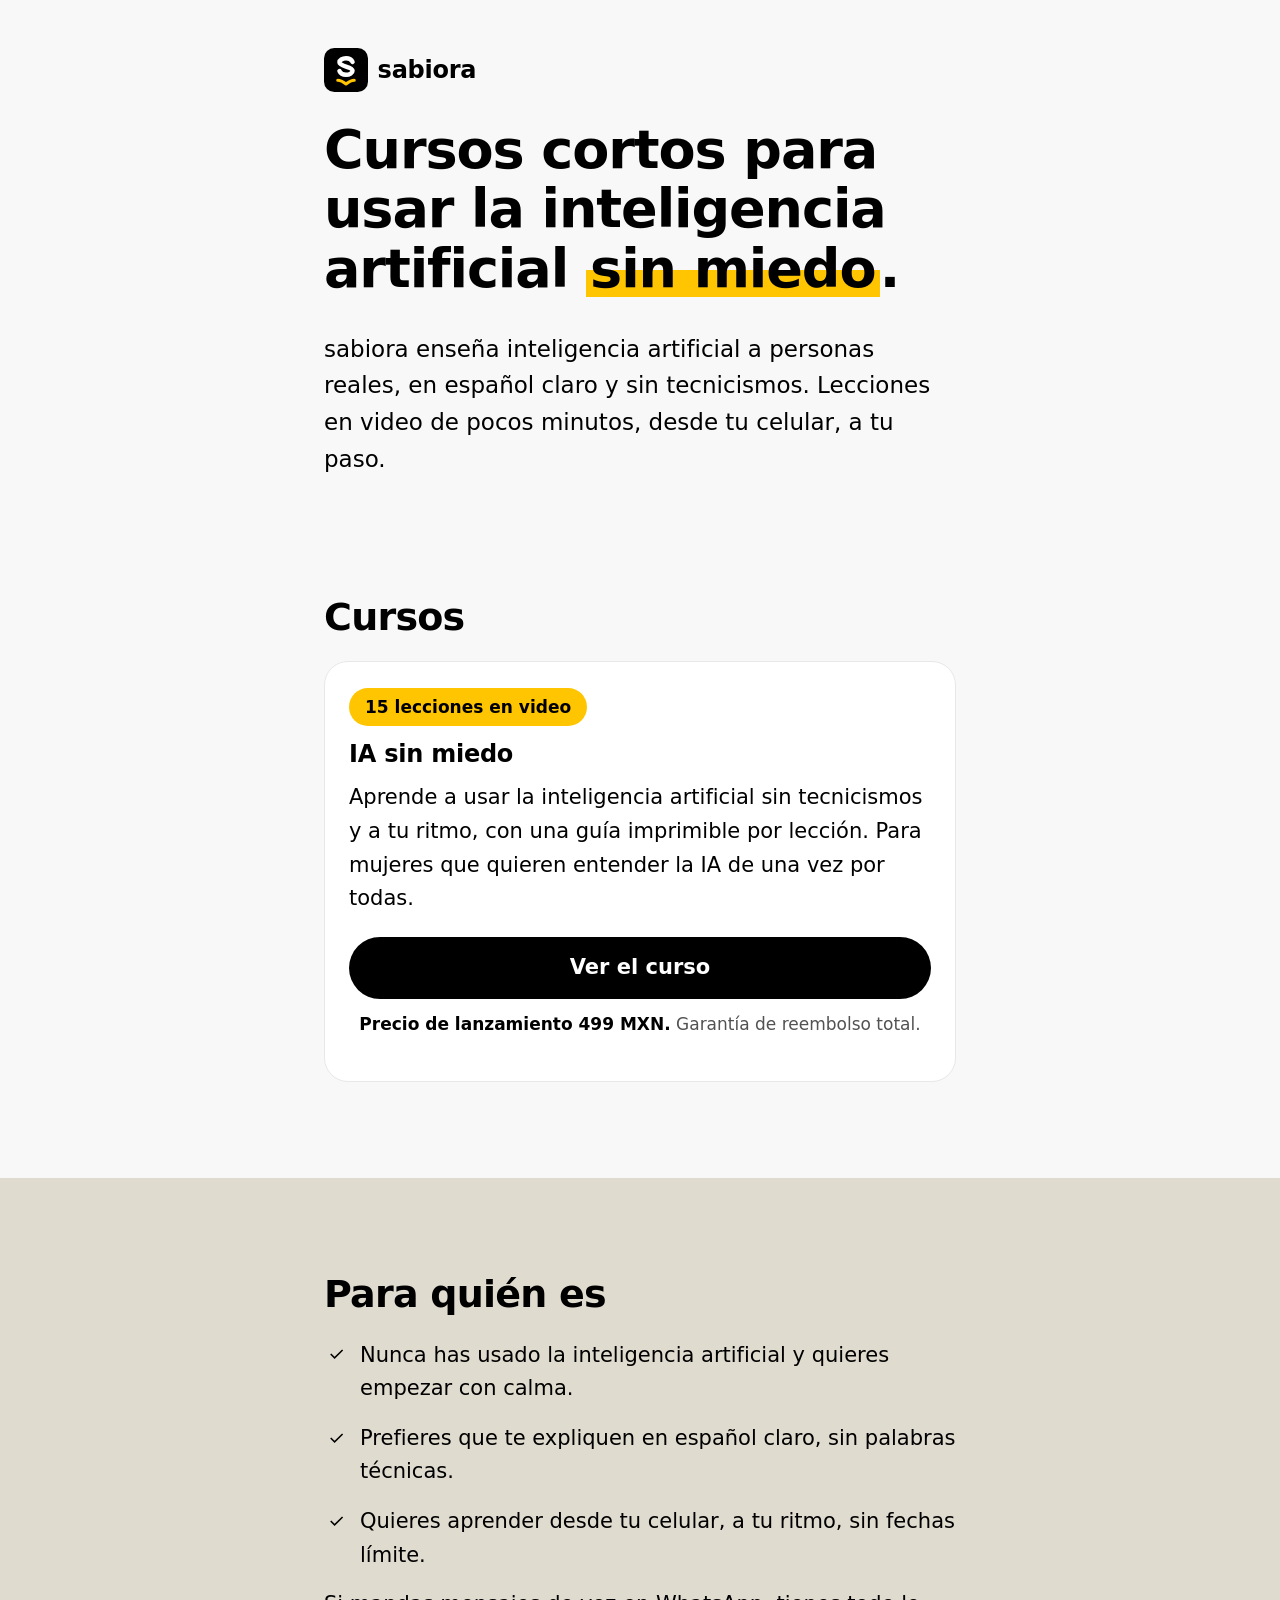
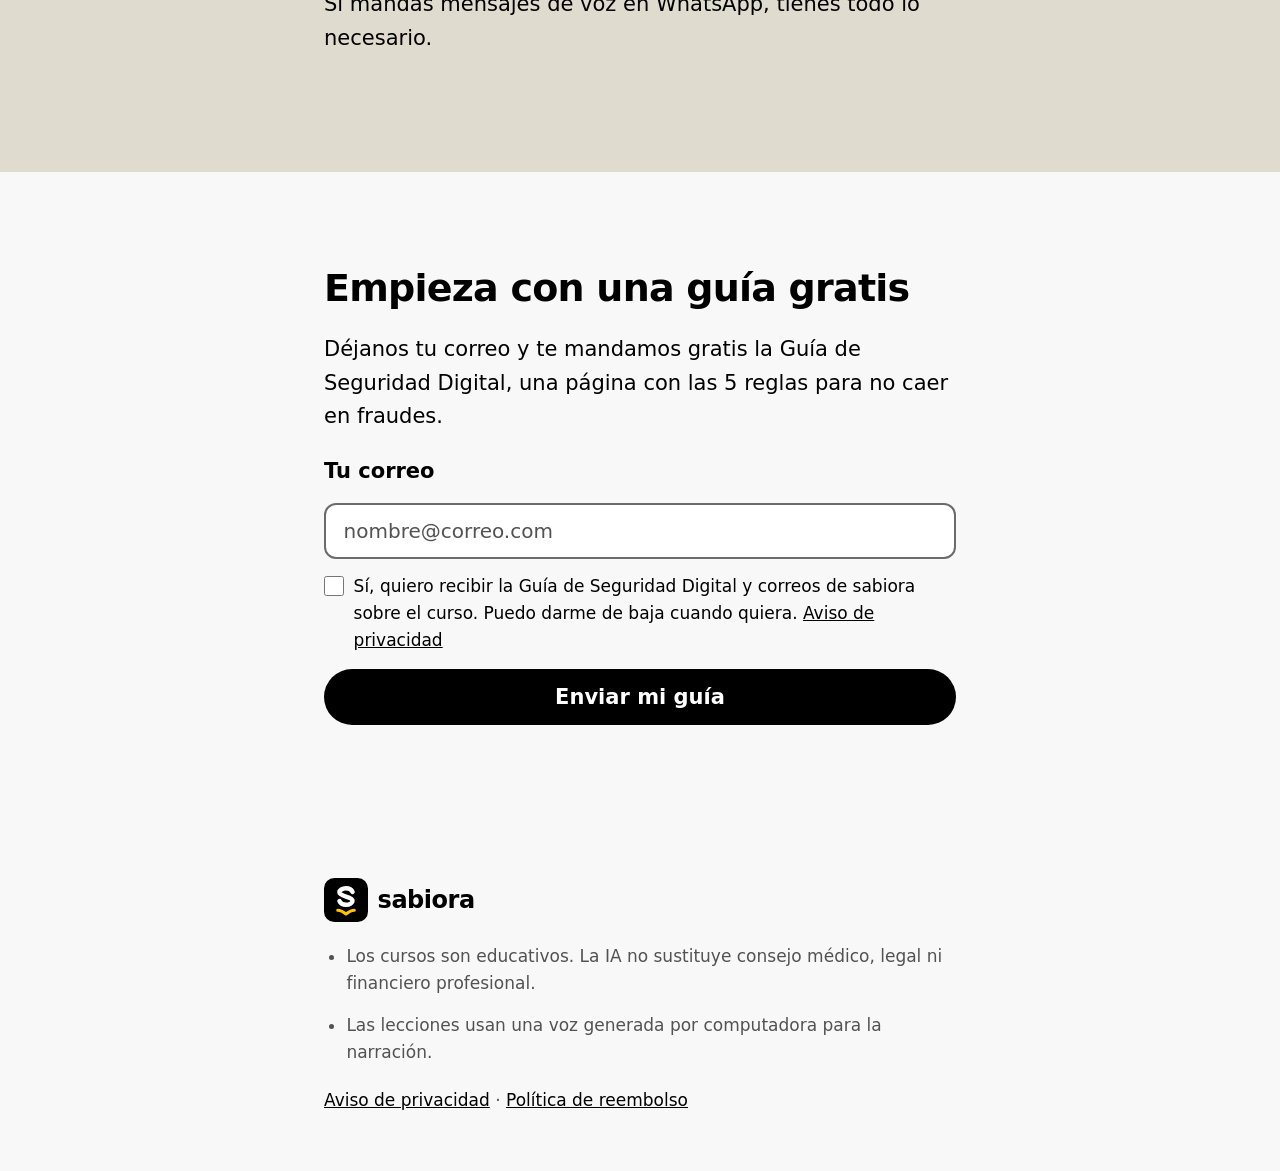
<file: index.html>
<!DOCTYPE html>
<html lang="es-MX">
<head>
<meta charset="UTF-8">
<meta name="viewport" content="width=device-width, initial-scale=1">
<title>sabiora | Aprende a usar la inteligencia artificial, en español claro</title>
<meta name="description" content="sabiora enseña inteligencia artificial a personas reales, en español claro y sin tecnicismos. Cursos en video cortos, desde tu celular, a tu ritmo.">
<meta property="og:title" content="sabiora | Inteligencia artificial en español claro">
<meta property="og:description" content="Cursos en video cortos para usar la inteligencia artificial sin miedo. Desde tu celular, a tu ritmo.">
<meta property="og:type" content="website">
<meta property="og:locale" content="es_MX">
<meta property="og:url" content="https://sabiora.com/">
<meta property="og:image" content="https://sabiora.com/assets/og-card.png">
<meta property="og:image:width" content="1200">
<meta property="og:image:height" content="630">
<meta property="og:image:alt" content="sabiora. Aprende a usar la inteligencia artificial. Sin miedo.">
<meta name="twitter:card" content="summary_large_image">
<link rel="canonical" href="https://sabiora.com/">
<!-- Google Search Console ownership token (URL-prefix property https://sabiora.com/, added 2026-09-04). Keep it: removing it drops the verification. -->
<meta name="google-site-verification" content="7HVboAF3xauKFckU55SfwGh83tX_wU3eeY3xSWeh-DI">
<link rel="icon" href="/assets/favicon.svg">
<link rel="apple-touch-icon" href="/assets/apple-touch-icon.png">
<link rel="stylesheet" href="/sabiora-tokens.css">
<style>
  /* No sticky CTA on this page; drop the clearance the tokens add for it. */
  body { padding-bottom: 0; }
  /* Card spacing: the tokens' .card has no default rhythm for a badge
     followed by an h3, so tighten it here rather than fork .card. */
  .card .badge { margin-bottom: .9rem; }
  .card h3 { margin-top: 0; }
</style>

<!-- TRACKING. One Tag Manager container carries GA4, Meta Pixel and the Google Ads tag.
     IDs live in the container, not in this file. Container ID written 2026-09-06. -->
<script>window.dataLayer = window.dataLayer || [];</script>
<script>(function(w,d,s,l,i){w[l]=w[l]||[];w[l].push({'gtm.start':
new Date().getTime(),event:'gtm.js'});var f=d.getElementsByTagName(s)[0],
j=d.createElement(s),dl=l!='dataLayer'?'&l='+l:'';j.async=true;j.src=
'https://www.googletagmanager.com/gtm.js?id='+i+dl;f.parentNode.insertBefore(j,f);
})(window,document,'script','dataLayer','GTM-WS6L7P23');</script>
</head>

<body>
<noscript><iframe src="https://www.googletagmanager.com/ns.html?id=GTM-WS6L7P23"
height="0" width="0" style="display:none;visibility:hidden"></iframe></noscript>

<!-- ============================================================
     HERO
     ============================================================ -->
<header class="hero">
  <div class="wrap">
    <div class="brand">
      <img class="brand-mark" src="/assets/sabiora-mark.svg" alt="" width="44" height="44">
      <span>sabiora</span>
    </div>

    <h1>Cursos cortos para usar la inteligencia artificial <span class="mark">sin miedo</span>.</h1>

    <p class="lead">sabiora enseña inteligencia artificial a personas reales, en español claro y sin tecnicismos. Lecciones en video de pocos minutos, desde tu celular, a tu paso.</p>
  </div>
</header>

<main>

<!-- ============================================================
     CURSOS
     ============================================================ -->
<section>
  <div class="wrap">
    <h2>Cursos</h2>
    <div class="card">
      <span class="badge">15 lecciones en video</span>
      <h3>IA sin miedo</h3>
      <p>Aprende a usar la inteligencia artificial sin tecnicismos y a tu ritmo, con una guía imprimible por lección. Para mujeres que quieren entender la IA de una vez por todas.</p>
      <a class="btn" href="/cursos/ia-sin-miedo/" data-event="cta_click_home_course" data-placement="home-hero">Ver el curso</a>
      <p class="btn-note"><span class="price">Precio de lanzamiento 499 MXN.</span> Garantía de reembolso total.</p>
    </div>
  </div>
</section>

<!-- ============================================================
     PARA QUIÉN
     ============================================================ -->
<section class="band-sand">
  <div class="wrap">
    <h2>Para quién es</h2>
    <ul class="checks">
      <li>Nunca has usado la inteligencia artificial y quieres empezar con calma.</li>
      <li>Prefieres que te expliquen en español claro, sin palabras técnicas.</li>
      <li>Quieres aprender desde tu celular, a tu ritmo, sin fechas límite.</li>
    </ul>
    <p>Si mandas mensajes de voz en WhatsApp, tienes todo lo necesario.</p>
  </div>
</section>

<!-- ============================================================
     EMAIL CAPTURE (free guide)
     ============================================================ -->
<section>
  <div class="wrap">
    <h2>Empieza con una guía gratis</h2>
    <p>Déjanos tu correo y te mandamos gratis la Guía de Seguridad Digital, una página con las 5 reglas
      para no caer en fraudes.</p>
    <!-- Wired 2026-08-29 to the Brevo form "Guia Seguridad Digital capture",
         list "Sabiora non-buyers" (#3). The endpoint lives in the JS handler below. -->
    <form class="capture" id="capture-form" novalidate>
      <label for="email">Tu correo</label>
      <input type="email" id="email" name="email" autocomplete="email"
             placeholder="nombre@correo.com" required inputmode="email"
             aria-describedby="capture-msg">
      <!-- Consent checkbox added 2026-09-03. Brevo Acceptable Use Policy section C:
           consent must be an unchecked box, explicit about what arrives. Value is sent
           to Brevo as OPT_IN so the proof of opt-in lives on the contact. -->
      <label class="consent" for="consent">
        <input type="checkbox" id="consent" name="consent" value="1" required>
        <span>Sí, quiero recibir la Guía de Seguridad Digital y correos de sabiora sobre el curso.
          Puedo darme de baja cuando quiera. <a href="/privacidad.html">Aviso de privacidad</a></span>
      </label>
      <button type="submit" class="btn">Enviar mi guía</button>
    </form>
    <p class="btn-note" id="capture-msg" role="status" aria-live="polite"></p>
  </div>
</section>

</main>

<!-- ============================================================
     FOOTER / DISCLAIMERS
     ============================================================ -->
<footer class="foot">
  <div class="wrap">
    <div class="foot-brand">
      <img class="brand-mark" src="/assets/sabiora-mark.svg" alt="" width="40" height="40">
      <h2>sabiora</h2>
    </div>
    <ul class="dots">
      <li>Los cursos son educativos. La IA no sustituye consejo médico, legal ni financiero profesional.</li>
      <li>Las lecciones usan una voz generada por computadora para la narración.</li>
    </ul>
    <p><a href="/privacidad.html">Aviso de privacidad</a> · <a href="/reembolsos.html">Política de reembolso</a></p>
  </div>
</footer>

<!-- ============================================================
     BEHAVIOR — tracking events and email capture
     ============================================================ -->
<script>
(function () {
  'use strict';

  // Push one event to the data layer; Tag Manager fans it out to GA4 and Meta.
  function track(eventName, placement) {
    window.dataLayer = window.dataLayer || [];
    window.dataLayer.push({ event: eventName, cta_placement: placement || 'none' });
    console.log('[sabiora] event:', eventName, placement || 'none');
  }

  // Course card CTA.
  var courseBtn = document.querySelector('[data-event="cta_click_home_course"]');
  if (courseBtn) {
    courseBtn.addEventListener('click', function () {
      track(courseBtn.getAttribute('data-event'), courseBtn.getAttribute('data-placement') || 'none');
    });
  }

  // Email capture.
  var form = document.getElementById('capture-form');
  var msg  = document.getElementById('capture-msg');
  if (form) {
    form.addEventListener('submit', function (e) {
      e.preventDefault();
      var input = document.getElementById('email');
      var email = input.value.trim();
      if (!email || email.indexOf('@') === -1) {
        input.setAttribute('aria-invalid', 'true');
        msg.textContent = 'Por favor escribe un correo válido.';
        input.focus();
        return;
      }
      input.removeAttribute('aria-invalid');
      var consent = document.getElementById('consent');
      if (!consent.checked) {
        consent.setAttribute('aria-invalid', 'true');
        msg.textContent = 'Por favor marca la casilla para recibir la guía.';
        consent.focus();
        return;
      }
      consent.removeAttribute('aria-invalid');
      track('email_capture', 'home-capture');
      // Brevo subscription endpoint, wired 2026-08-29. Form "Guia Seguridad
      // Digital capture", list "Sabiora non-buyers" (#3). ?isAjax=1 returns
      // JSON with CORS, same mechanism Brevo's own embed script uses.
      var BREVO_ACTION = 'https://891b84a2.sibforms.com/serve/[base64]';
      var data = new FormData();
      data.append('EMAIL', email);
      data.append('OPT_IN', '1');
      data.append('email_address_check', '');
      data.append('locale', 'es');
      msg.textContent = 'Enviando…';
      fetch(BREVO_ACTION + '?isAjax=1', { method: 'POST', body: data })
        .then(function (res) {
          if (!res.ok) { throw new Error('brevo ' + res.status); }
          msg.textContent = 'Listo. Revisa tu correo, ahí va tu Guía de Seguridad Digital.';
          form.reset();
        })
        .catch(function () {
          msg.textContent = 'No se pudo enviar. Estamos ajustando el envío, intenta mañana.';
        });
    });
  }
})();
</script>

</body>
</html>
</file>
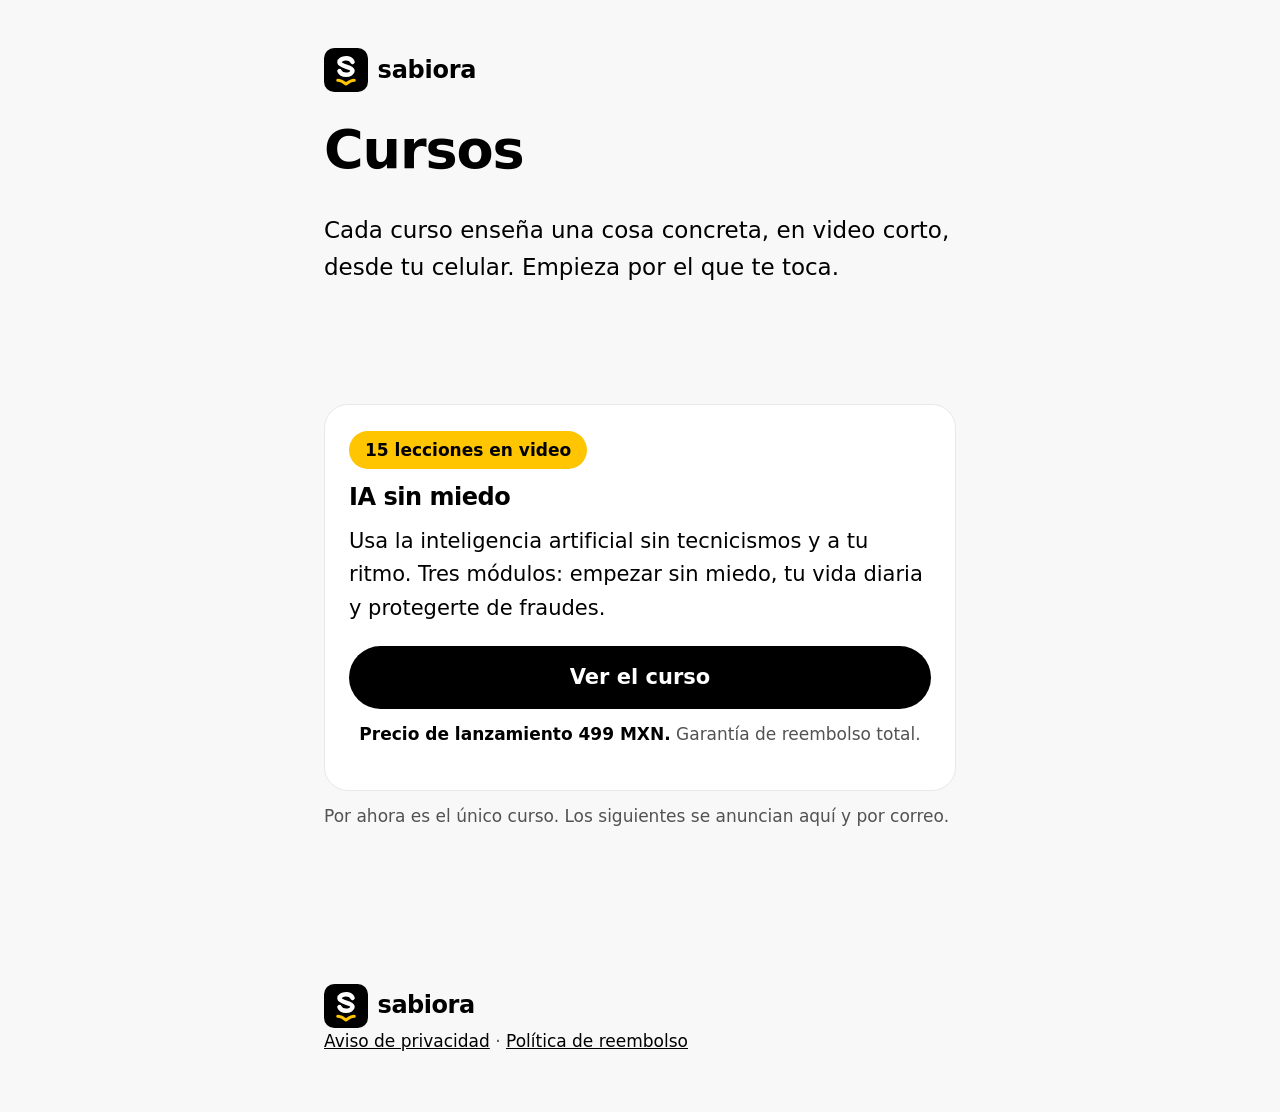
<file: cursos/index.html>
<!DOCTYPE html>
<html lang="es-MX">
<head>
<meta charset="UTF-8">
<meta name="viewport" content="width=device-width, initial-scale=1">
<title>Cursos | sabiora</title>
<meta name="description" content="Los cursos de sabiora: inteligencia artificial en español claro, en video corto, desde tu celular. Empieza por IA sin miedo.">
<meta property="og:title" content="Cursos | sabiora">
<meta property="og:description" content="Cursos en video cortos para usar la inteligencia artificial sin miedo. Desde tu celular, a tu ritmo.">
<meta property="og:type" content="website">
<meta property="og:locale" content="es_MX">
<meta property="og:url" content="https://sabiora.com/cursos/">
<meta property="og:image" content="https://sabiora.com/assets/og-card.png">
<meta property="og:image:width" content="1200">
<meta property="og:image:height" content="630">
<meta property="og:image:alt" content="sabiora. Aprende a usar la inteligencia artificial. Sin miedo.">
<meta name="twitter:card" content="summary_large_image">
<link rel="canonical" href="https://sabiora.com/cursos/">
<link rel="icon" href="/assets/favicon.svg">
<link rel="apple-touch-icon" href="/assets/apple-touch-icon.png">
<link rel="stylesheet" href="/sabiora-tokens.css">
<style>body { padding-bottom: 0; }</style>
<style>
  /* Card spacing: tighten badge-to-heading gap inside the catalog card. */
  .card .badge{margin-bottom:.9rem}
  .card h2{margin-top:0;font-size:var(--fs-h3)}
</style>

<!-- TRACKING. One Tag Manager container carries GA4, Meta Pixel and the Google Ads tag.
     IDs live in the container, not in this file. Container ID written 2026-09-06. -->
<script>window.dataLayer = window.dataLayer || [];</script>
<script>(function(w,d,s,l,i){w[l]=w[l]||[];w[l].push({'gtm.start':
new Date().getTime(),event:'gtm.js'});var f=d.getElementsByTagName(s)[0],
j=d.createElement(s),dl=l!='dataLayer'?'&l='+l:'';j.async=true;j.src=
'https://www.googletagmanager.com/gtm.js?id='+i+dl;f.parentNode.insertBefore(j,f);
})(window,document,'script','dataLayer','GTM-WS6L7P23');</script>
</head>

<body>
<noscript><iframe src="https://www.googletagmanager.com/ns.html?id=GTM-WS6L7P23"
height="0" width="0" style="display:none;visibility:hidden"></iframe></noscript>

<header class="hero">
  <div class="wrap">
    <a class="brand" href="/" style="text-decoration:none">
      <img class="brand-mark" src="/assets/sabiora-mark.svg" alt="" width="44" height="44">
      <span>sabiora</span>
    </a>
    <h1>Cursos</h1>
    <p class="lead">Cada curso enseña una cosa concreta, en video corto, desde tu celular. Empieza por el que te toca.</p>
  </div>
</header>

<main>

<section>
  <div class="wrap">
    <div class="card">
      <span class="badge">15 lecciones en video</span>
      <h2>IA sin miedo</h2>
      <p>Usa la inteligencia artificial sin tecnicismos y a tu ritmo. Tres módulos: empezar sin miedo, tu vida diaria y protegerte de fraudes.</p>
      <a class="btn" href="/cursos/ia-sin-miedo/" data-event="cta_click_catalog_course" data-placement="catalog-card">Ver el curso</a>
      <p class="btn-note"><span class="price">Precio de lanzamiento 499 MXN.</span> Garantía de reembolso total.</p>
    </div>
    <p class="btn-note" style="text-align:left">Por ahora es el único curso. Los siguientes se anuncian aquí y por correo.</p>
  </div>
</section>

</main>

<footer class="foot">
  <div class="wrap">
    <div class="foot-brand">
      <img class="brand-mark" src="/assets/sabiora-mark.svg" alt="" width="40" height="40">
      <h2>sabiora</h2>
    </div>
    <p><a href="/privacidad.html">Aviso de privacidad</a> · <a href="/reembolsos.html">Política de reembolso</a></p>
  </div>
</footer>

<script>
(function () {
  'use strict';

  // Push one event to the data layer; Tag Manager fans it out to GA4 and Meta.
  function track(eventName, placement) {
    window.dataLayer = window.dataLayer || [];
    window.dataLayer.push({ event: eventName, cta_placement: placement || 'none' });
    console.log('[sabiora] event:', eventName, placement || 'none');
  }

  var links = document.querySelectorAll('[data-event]');
  Array.prototype.forEach.call(links, function (el) {
    el.addEventListener('click', function () {
      track(el.getAttribute('data-event'), el.getAttribute('data-placement') || 'none');
    });
  });
})();
</script>

</body>
</html>
</file>
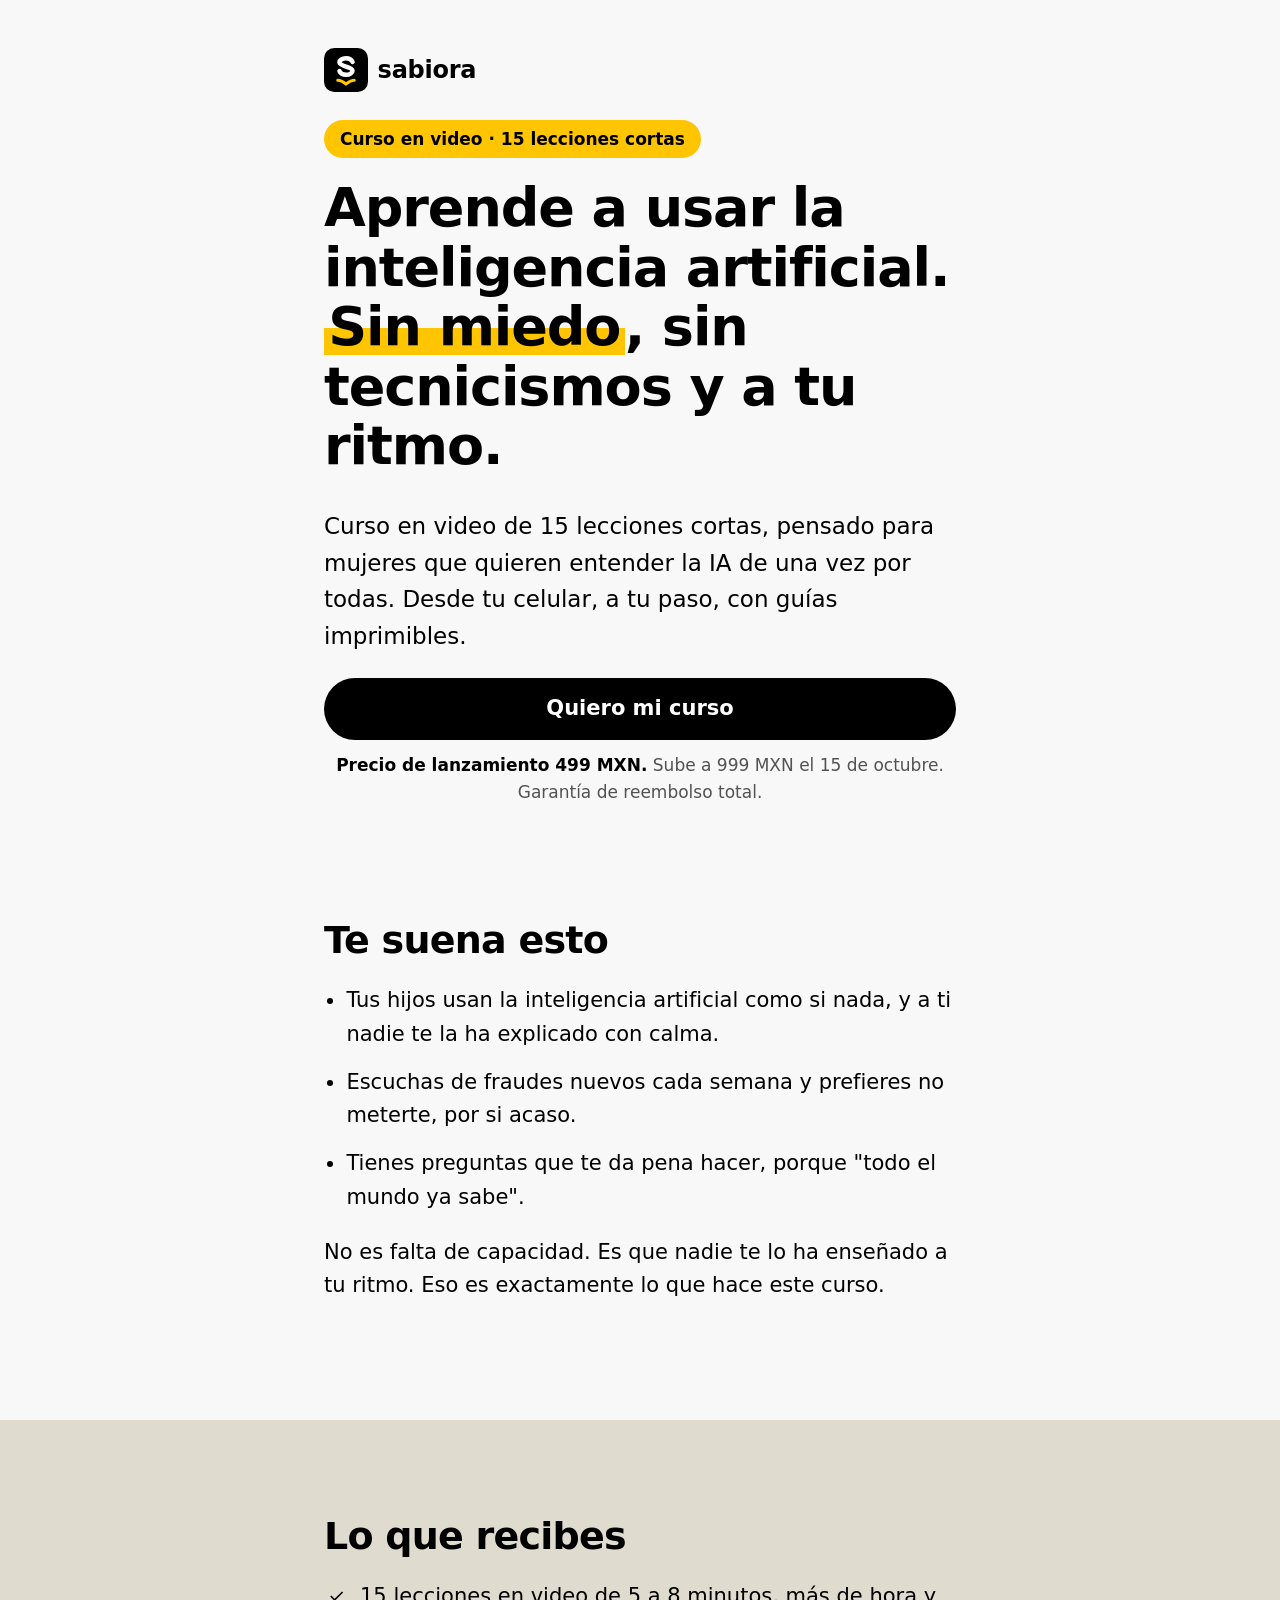
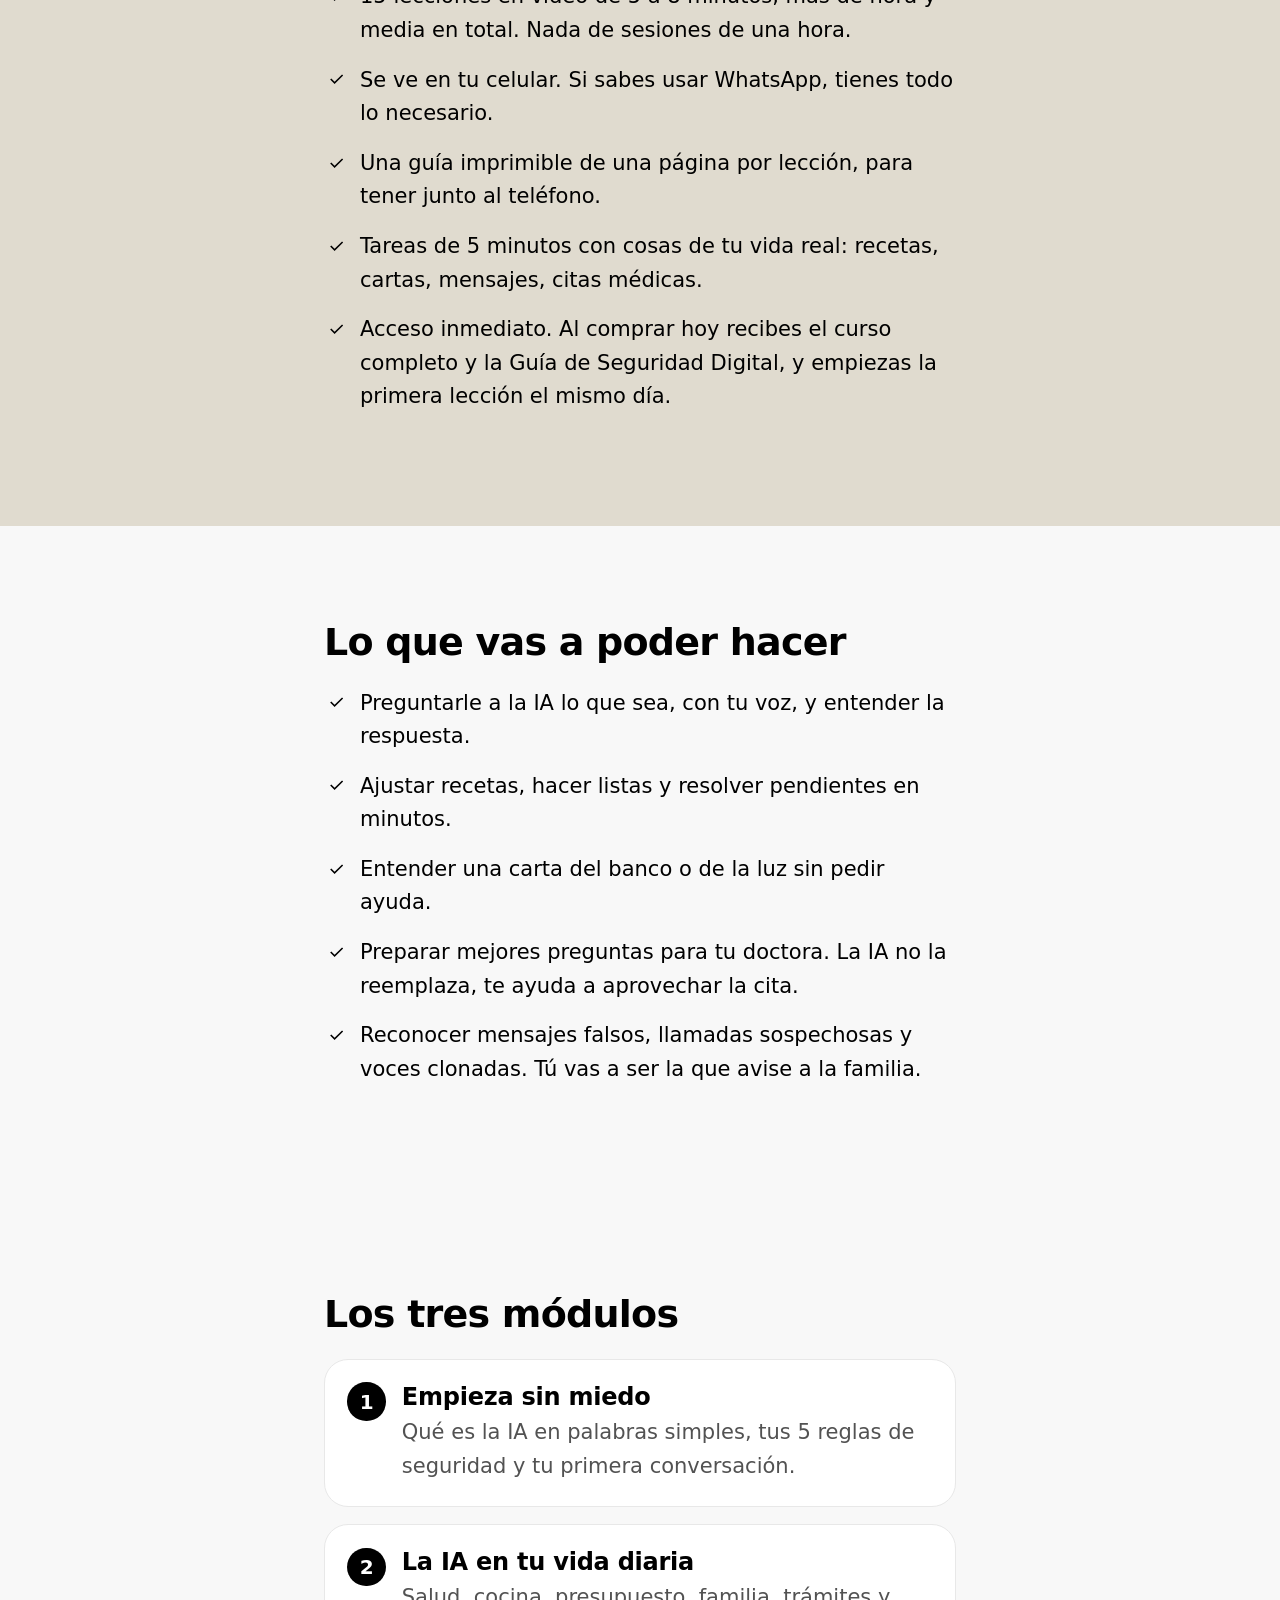
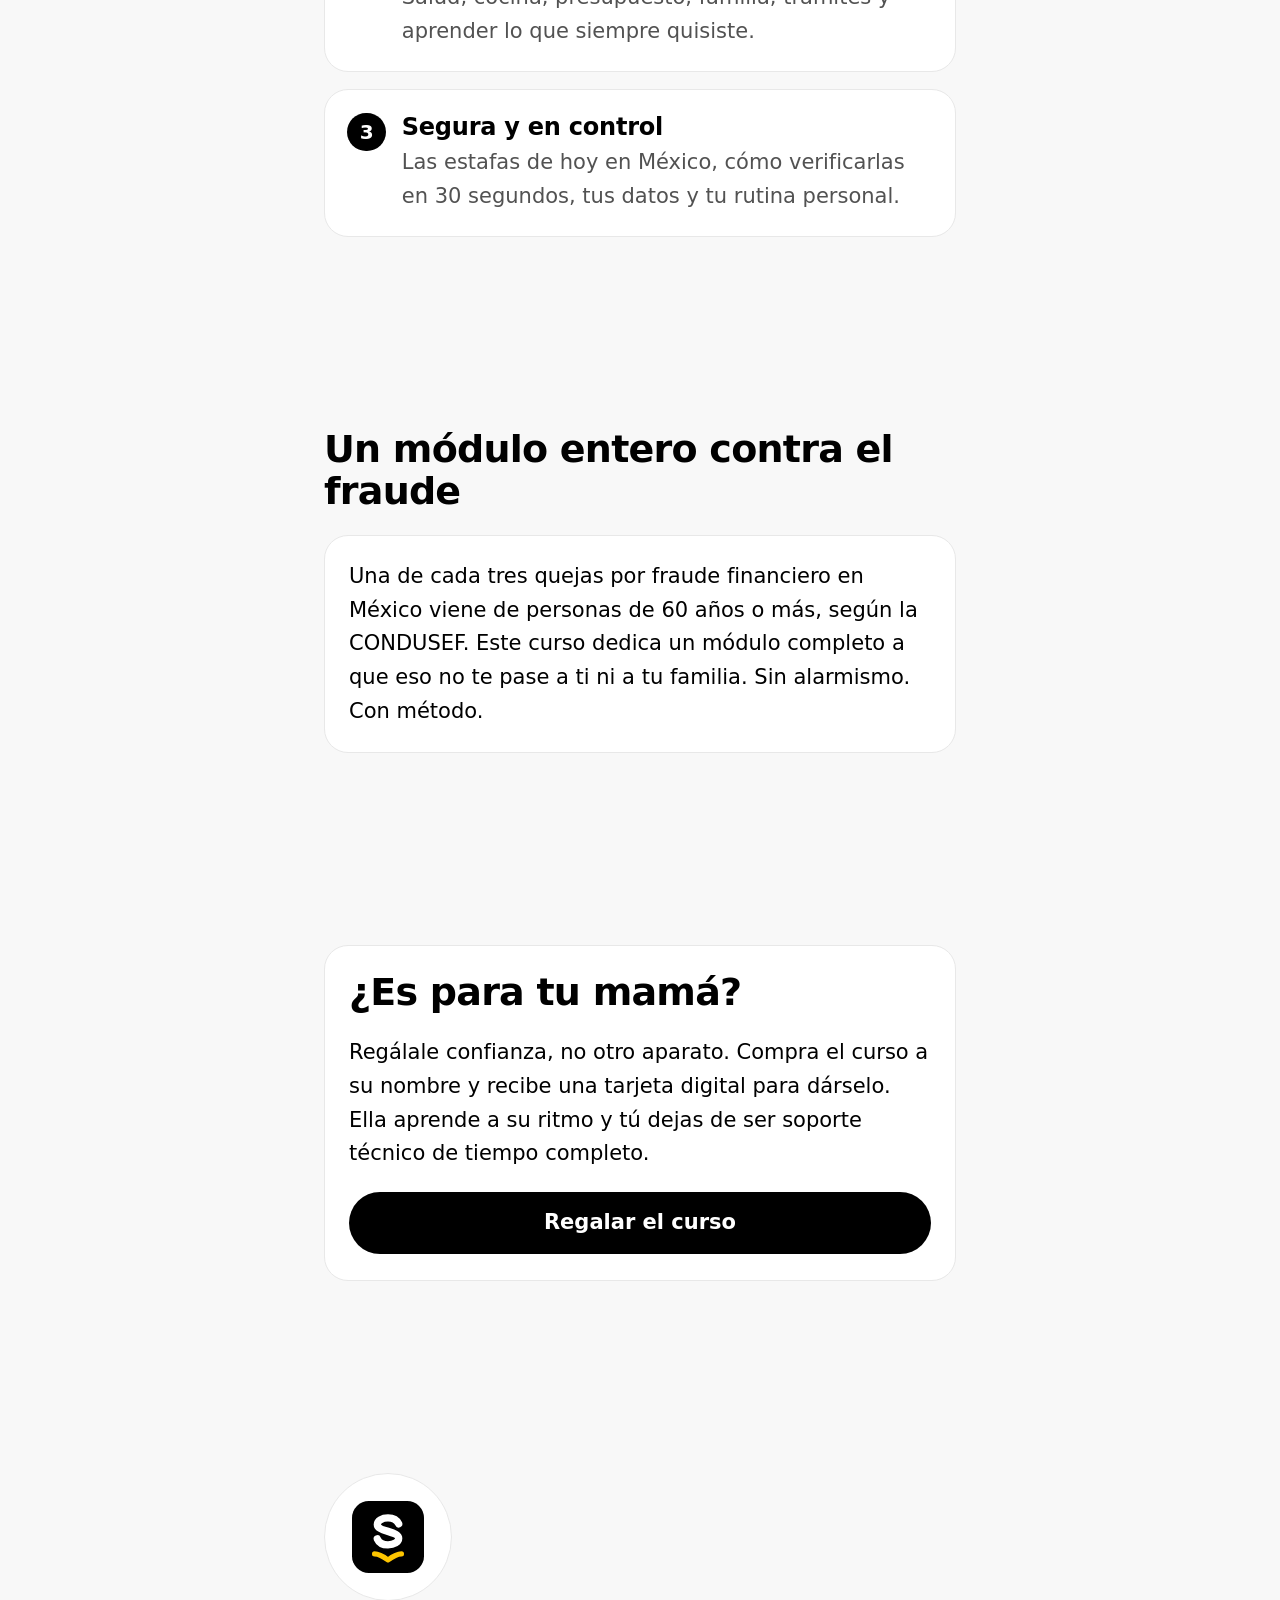
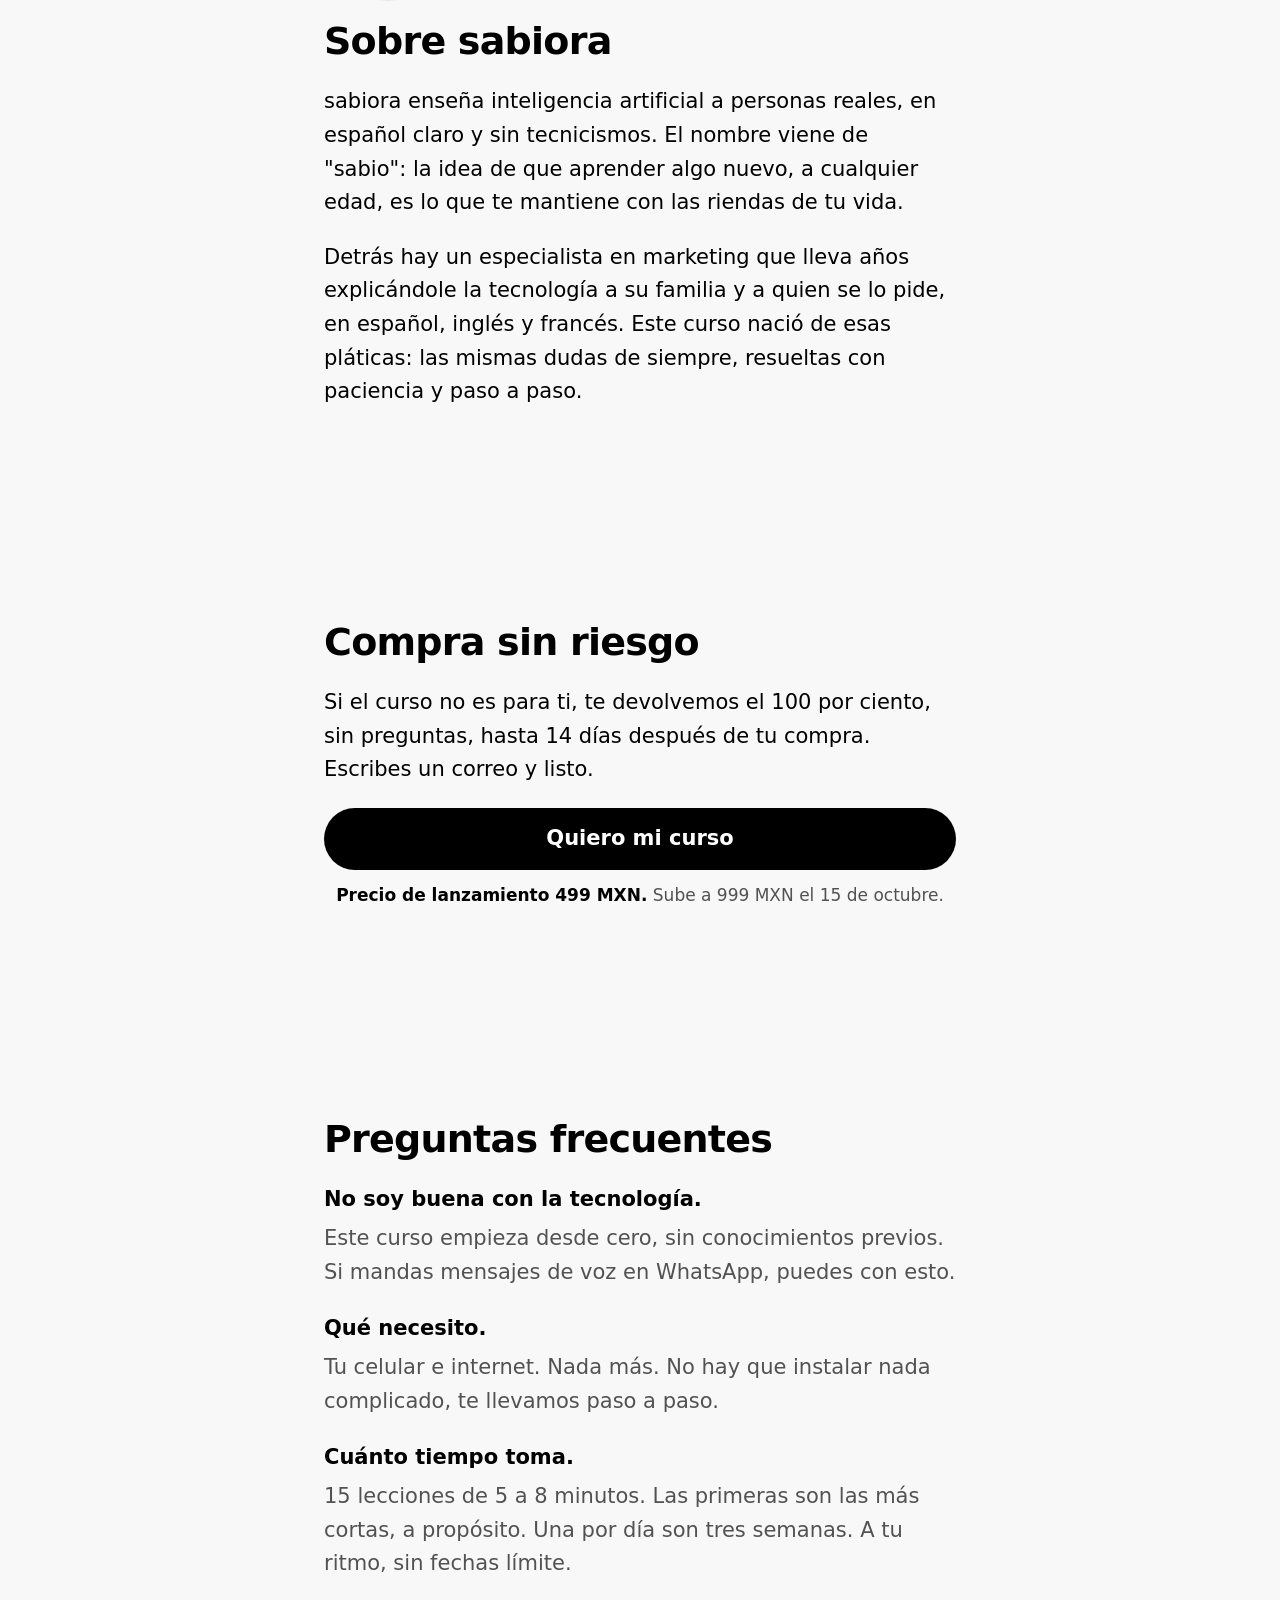
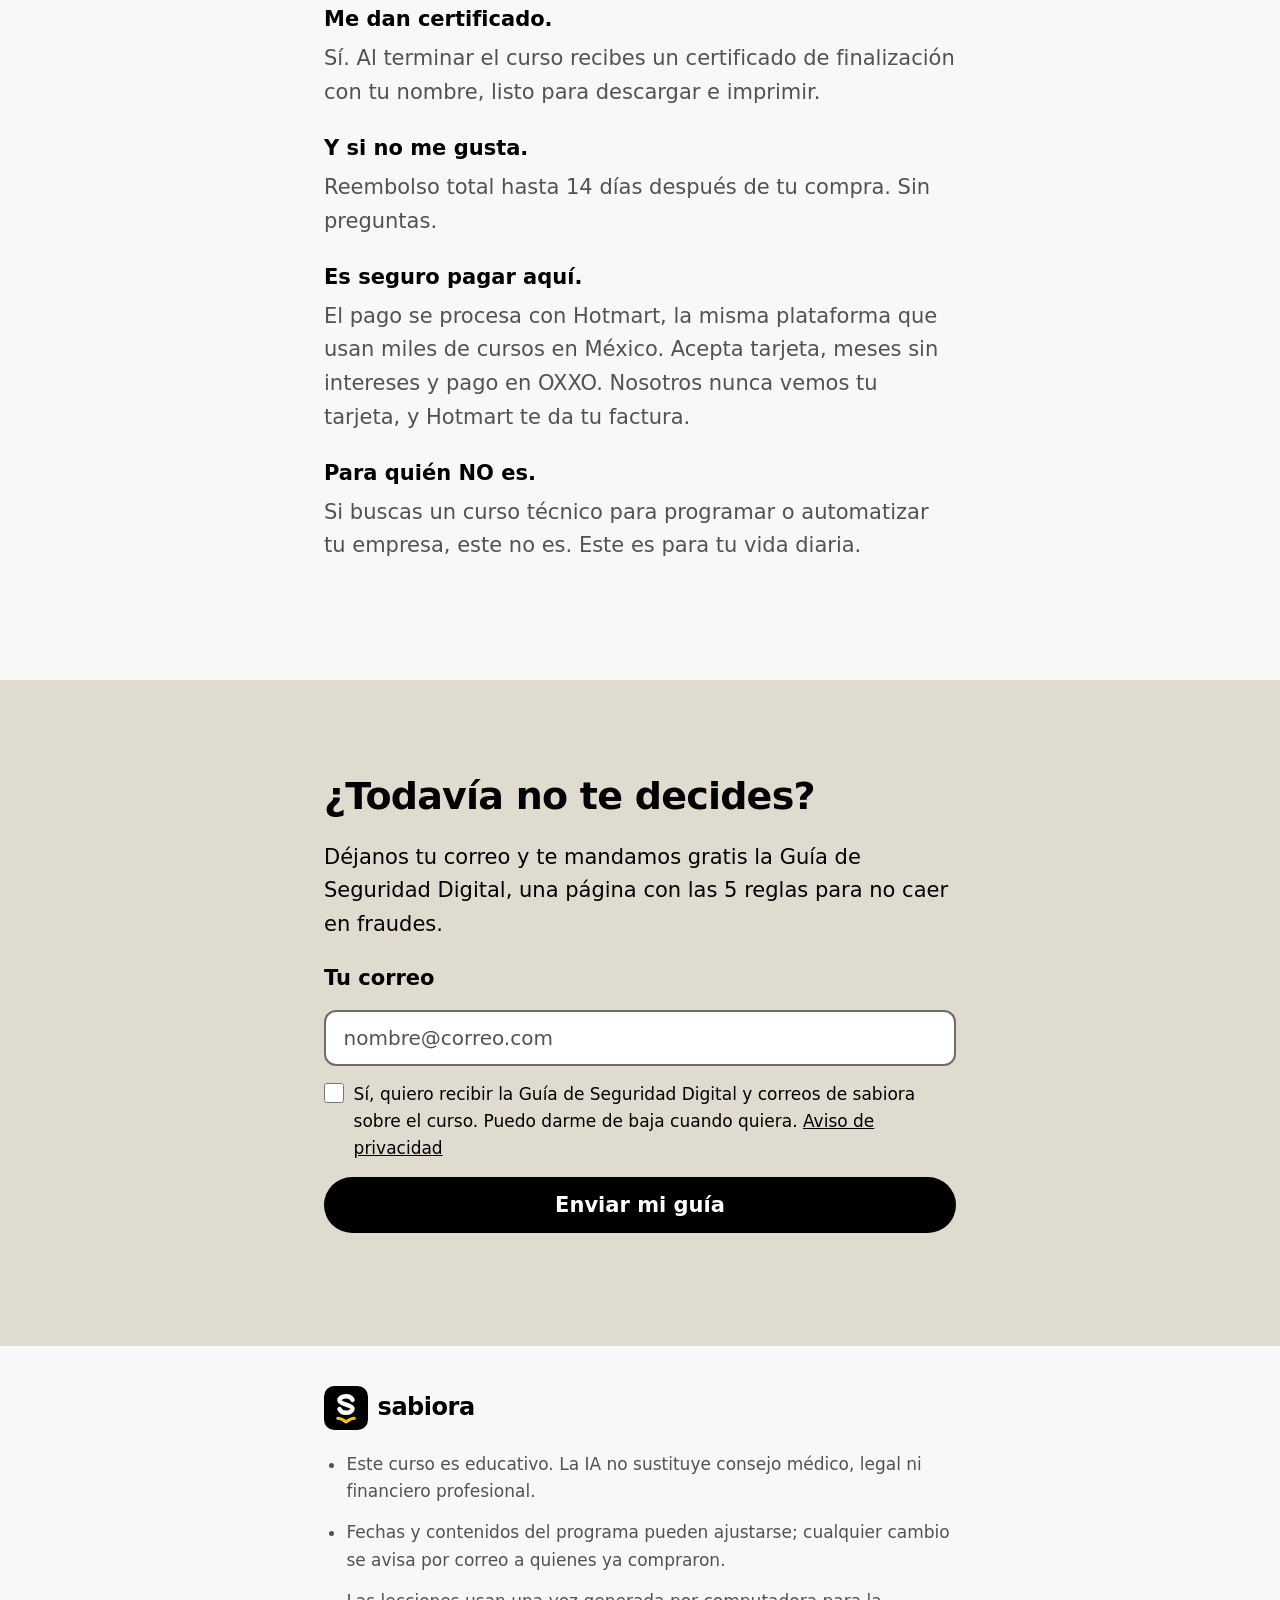
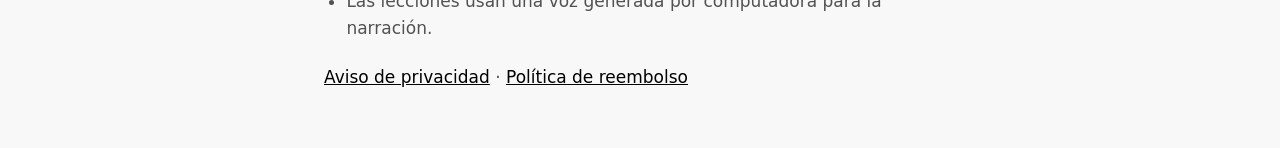
<file: cursos/ia-sin-miedo/index.html>
<!DOCTYPE html>
<html lang="es-MX">
<head>
<meta charset="UTF-8">
<meta name="viewport" content="width=device-width, initial-scale=1">
<title>IA sin miedo | sabiora | Aprende a usar la inteligencia artificial a tu ritmo</title>
<meta name="description" content="Curso en video de 15 lecciones cortas para usar la inteligencia artificial sin miedo, desde tu celular, a tu paso. Con guías imprimibles. Precio de lanzamiento 499 MXN.">
<meta property="og:title" content="IA sin miedo | sabiora">
<meta property="og:description" content="Aprende a usar la inteligencia artificial. Sin miedo, sin tecnicismos y a tu ritmo.">
<meta property="og:type" content="website">
<meta property="og:locale" content="es_MX">
<meta property="og:url" content="https://sabiora.com/cursos/ia-sin-miedo/">
<meta property="og:image" content="https://sabiora.com/assets/og-card.png">
<meta property="og:image:width" content="1200">
<meta property="og:image:height" content="630">
<meta property="og:image:alt" content="sabiora. Aprende a usar la inteligencia artificial. Sin miedo.">
<meta name="twitter:card" content="summary_large_image">
<link rel="canonical" href="https://sabiora.com/cursos/ia-sin-miedo/">
<link rel="icon" href="/assets/favicon.svg">
<link rel="apple-touch-icon" href="/assets/apple-touch-icon.png">
<link rel="stylesheet" href="/sabiora-tokens.css">

<!-- TRACKING. One Tag Manager container carries GA4, Meta Pixel and the Google Ads tag.
     IDs live in the container, not in this file. Container ID written 2026-09-06. -->
<script>window.dataLayer = window.dataLayer || [];</script>
<script>(function(w,d,s,l,i){w[l]=w[l]||[];w[l].push({'gtm.start':
new Date().getTime(),event:'gtm.js'});var f=d.getElementsByTagName(s)[0],
j=d.createElement(s),dl=l!='dataLayer'?'&l='+l:'';j.async=true;j.src=
'https://www.googletagmanager.com/gtm.js?id='+i+dl;f.parentNode.insertBefore(j,f);
})(window,document,'script','dataLayer','GTM-WS6L7P23');</script>
</head>

<body>
<noscript><iframe src="https://www.googletagmanager.com/ns.html?id=GTM-WS6L7P23"
height="0" width="0" style="display:none;visibility:hidden"></iframe></noscript>

<!-- ============================================================
     HERO
     ============================================================ -->
<header class="hero">
  <div class="wrap">
    <a class="brand" href="/" style="text-decoration:none">
      <img class="brand-mark" src="/assets/sabiora-mark.svg" alt="" width="44" height="44">
      <span>sabiora</span>
    </a>

    <span class="badge">Curso en video · 15 lecciones cortas</span>

    <!-- Primary headline. A/B variant (test after 300 clicks):
         "Usa la inteligencia artificial para tu vida diaria, y detecta fraudes antes que nadie." -->
    <h1>Aprende a usar la inteligencia artificial. <span class="mark">Sin miedo</span>, sin tecnicismos y a tu ritmo.</h1>

    <p class="lead">Curso en video de 15 lecciones cortas, pensado para mujeres que quieren
      entender la IA de una vez por todas. Desde tu celular, a tu paso, con guías imprimibles.</p>

    <a class="btn" href="https://pay.hotmart.com/N107387737C?off=5m14s2xq" data-checkout data-event="cta_click_hero" data-placement="hero">Quiero mi curso</a>
    <p class="btn-note">
      <span class="price">Precio de lanzamiento 499 MXN.</span>
      Sube a 999 MXN el 15 de octubre. Garantía de reembolso total.
    </p>
  </div>
</header>

<main>

<!-- ============================================================
     PAIN
     ============================================================ -->
<section>
  <div class="wrap">
    <h2>Te suena esto</h2>
    <ul class="dots">
      <li>Tus hijos usan la inteligencia artificial como si nada, y a ti nadie te la ha explicado con calma.</li>
      <li>Escuchas de fraudes nuevos cada semana y prefieres no meterte, por si acaso.</li>
      <li>Tienes preguntas que te da pena hacer, porque "todo el mundo ya sabe".</li>
    </ul>
    <p>No es falta de capacidad. Es que nadie te lo ha enseñado a tu ritmo. Eso es exactamente
      lo que hace este curso.</p>
  </div>
</section>

<!-- ============================================================
     WHAT YOU GET
     ============================================================ -->
<section class="band-sand">
  <div class="wrap">
    <h2>Lo que recibes</h2>
    <ul class="checks">
      <li>15 lecciones en video de 5 a 8 minutos, más de hora y media en total. Nada de sesiones de una hora.</li>
      <li>Se ve en tu celular. Si sabes usar WhatsApp, tienes todo lo necesario.</li>
      <li>Una guía imprimible de una página por lección, para tener junto al teléfono.</li>
      <li>Tareas de 5 minutos con cosas de tu vida real: recetas, cartas, mensajes, citas médicas.</li>
      <li>Acceso inmediato. Al comprar hoy recibes el curso completo y la Guía de Seguridad
        Digital, y empiezas la primera lección el mismo día.</li>
    </ul>
  </div>
</section>

<!-- ============================================================
     WHAT YOU WILL DO AFTER
     ============================================================ -->
<section>
  <div class="wrap">
    <h2>Lo que vas a poder hacer</h2>
    <ul class="checks">
      <li>Preguntarle a la IA lo que sea, con tu voz, y entender la respuesta.</li>
      <li>Ajustar recetas, hacer listas y resolver pendientes en minutos.</li>
      <li>Entender una carta del banco o de la luz sin pedir ayuda.</li>
      <li>Preparar mejores preguntas para tu doctora. La IA no la reemplaza, te ayuda a aprovechar la cita.</li>
      <li>Reconocer mensajes falsos, llamadas sospechosas y voces clonadas. Tú vas a ser la que avise a la familia.</li>
    </ul>
  </div>
</section>

<!-- ============================================================
     THREE MODULES
     ============================================================ -->
<section>
  <div class="wrap">
    <h2>Los tres módulos</h2>
    <ol class="modules">
      <li>
        <span class="num">1</span>
        <div>
          <h3>Empieza sin miedo</h3>
          <p>Qué es la IA en palabras simples, tus 5 reglas de seguridad y tu primera conversación.</p>
        </div>
      </li>
      <li>
        <span class="num">2</span>
        <div>
          <h3>La IA en tu vida diaria</h3>
          <p>Salud, cocina, presupuesto, familia, trámites y aprender lo que siempre quisiste.</p>
        </div>
      </li>
      <li>
        <span class="num">3</span>
        <div>
          <h3>Segura y en control</h3>
          <p>Las estafas de hoy en México, cómo verificarlas en 30 segundos, tus datos y tu rutina personal.</p>
        </div>
      </li>
    </ol>
  </div>
</section>

<!-- ============================================================
     SAFETY
     ============================================================ -->
<section>
  <div class="wrap">
    <h2>Un módulo entero contra el fraude</h2>
    <div class="callout">
      <!-- CONDUSEF stat confirmed 2026-07-21: 32.2% of financial-fraud complaints (Jan-May 2026)
           correspond to people 60+, framed as one in three. Source: El Imparcial 2026-06-22 citing
           CONDUSEF. Wording matches the source ("de 60 años o más"). Safe to ship. -->
      <p>Una de cada tres quejas por fraude financiero en México viene de personas de 60 años o más,
        según la CONDUSEF. Este curso dedica un módulo completo a que eso no te pase a ti ni a tu familia.
        Sin alarmismo. Con método.</p>
    </div>
  </div>
</section>

<!-- ============================================================
     GIFT (for adult children)
     ============================================================ -->
<section>
  <div class="wrap">
    <div class="gift">
      <h2>¿Es para tu mamá?</h2>
      <p>Regálale confianza, no otro aparato. Compra el curso a su nombre y recibe una tarjeta digital
        para dárselo. Ella aprende a su ritmo y tú dejas de ser soporte técnico de tiempo completo.</p>
      <a class="btn" href="https://pay.hotmart.com/N107387737C?off=5m14s2xq" data-checkout="gift" data-event="cta_click_gift" data-placement="gift">Regalar el curso</a>
    </div>
  </div>
</section>

<!-- ============================================================
     ABOUT
     ============================================================ -->
<section>
  <div class="wrap">
    <!-- Founder visual: the brand mark, not a photo (Roberto's call, 2026-08-29). No photo swap pending. -->
    <div class="founder" aria-hidden="true"><img src="/assets/sabiora-mark.svg" alt="" width="72" height="72"></div>
    <h2>Sobre sabiora</h2>
    <p>sabiora enseña inteligencia artificial a personas reales, en español claro y sin tecnicismos.
      El nombre viene de "sabio": la idea de que aprender algo nuevo, a cualquier edad, es lo que te
      mantiene con las riendas de tu vida.</p>
    <p>Detrás hay un especialista en marketing que lleva años explicándole la tecnología a su familia
      y a quien se lo pide, en español, inglés y francés. Este curso nació de esas pláticas: las mismas
      dudas de siempre, resueltas con paciencia y paso a paso.</p>
  </div>
</section>

<!-- ============================================================
     GUARANTEE
     ============================================================ -->
<section>
  <div class="wrap">
    <h2>Compra sin riesgo</h2>
    <p>Si el curso no es para ti, te devolvemos el 100 por ciento, sin preguntas, hasta 14 días después
      de tu compra. Escribes un correo y listo.</p>
    <a class="btn" href="https://pay.hotmart.com/N107387737C?off=5m14s2xq" data-checkout data-event="cta_click_hero" data-placement="closer">Quiero mi curso</a>
    <p class="btn-note"><span class="price">Precio de lanzamiento 499 MXN.</span> Sube a 999 MXN el 15 de octubre.</p>
  </div>
</section>

<!-- ============================================================
     FAQ
     ============================================================ -->
<section>
  <div class="wrap">
    <h2>Preguntas frecuentes</h2>
    <dl class="faq">
      <dt>No soy buena con la tecnología.</dt>
      <dd>Este curso empieza desde cero, sin conocimientos previos. Si mandas mensajes de voz en WhatsApp, puedes con esto.</dd>

      <dt>Qué necesito.</dt>
      <dd>Tu celular e internet. Nada más. No hay que instalar nada complicado, te llevamos paso a paso.</dd>

      <dt>Cuánto tiempo toma.</dt>
      <dd>15 lecciones de 5 a 8 minutos. Las primeras son las más cortas, a propósito. Una por día son tres semanas. A tu ritmo, sin fechas límite.</dd>

      <dt>Me dan certificado.</dt>
      <dd>Sí. Al terminar el curso recibes un certificado de finalización con tu nombre, listo para descargar e imprimir.</dd>

      <dt>Y si no me gusta.</dt>
      <dd>Reembolso total hasta 14 días después de tu compra. Sin preguntas.</dd>

      <dt>Es seguro pagar aquí.</dt>
      <dd>El pago se procesa con Hotmart, la misma plataforma que usan miles de cursos en México.
        Acepta tarjeta, meses sin intereses y pago en OXXO. Nosotros nunca vemos tu tarjeta, y Hotmart te da tu factura.</dd>

      <dt>Para quién NO es.</dt>
      <dd>Si buscas un curso técnico para programar o automatizar tu empresa, este no es. Este es para tu vida diaria.</dd>
    </dl>
  </div>
</section>

<!-- ============================================================
     EMAIL CAPTURE (secondary CTA, non-buyers)
     ============================================================ -->
<section class="band-sand">
  <div class="wrap">
    <h2>¿Todavía no te decides?</h2>
    <p>Déjanos tu correo y te mandamos gratis la Guía de Seguridad Digital, una página con las 5 reglas
      para no caer en fraudes.</p>
    <!-- Wired 2026-08-29 to the Brevo form "Guia Seguridad Digital capture",
         list "Sabiora non-buyers" (#3). The endpoint lives in the JS handler below. -->
    <form class="capture" id="capture-form" novalidate>
      <label for="email">Tu correo</label>
      <input type="email" id="email" name="email" autocomplete="email"
             placeholder="nombre@correo.com" required inputmode="email"
             aria-describedby="capture-msg">
      <!-- Consent checkbox added 2026-09-03. Brevo Acceptable Use Policy section C:
           consent must be an unchecked box, explicit about what arrives. Value is sent
           to Brevo as OPT_IN so the proof of opt-in lives on the contact. -->
      <label class="consent" for="consent">
        <input type="checkbox" id="consent" name="consent" value="1" required>
        <span>Sí, quiero recibir la Guía de Seguridad Digital y correos de sabiora sobre el curso.
          Puedo darme de baja cuando quiera. <a href="/privacidad.html">Aviso de privacidad</a></span>
      </label>
      <button type="submit" class="btn">Enviar mi guía</button>
    </form>
    <p class="btn-note" id="capture-msg" role="status" aria-live="polite"></p>
  </div>
</section>

</main>

<!-- ============================================================
     FOOTER / DISCLAIMERS
     ============================================================ -->
<footer class="foot">
  <div class="wrap">
    <div class="foot-brand">
      <img class="brand-mark" src="/assets/sabiora-mark.svg" alt="" width="40" height="40">
      <h2>sabiora</h2>
    </div>
    <ul class="dots">
      <li>Este curso es educativo. La IA no sustituye consejo médico, legal ni financiero profesional.</li>
      <li>Fechas y contenidos del programa pueden ajustarse; cualquier cambio se avisa por correo a quienes ya compraron.</li>
      <li>Las lecciones usan una voz generada por computadora para la narración.</li>
    </ul>
    <p><a href="/privacidad.html">Aviso de privacidad</a> · <a href="/reembolsos.html">Política de reembolso</a></p>
  </div>
</footer>

<!-- ============================================================
     STICKY MOBILE CTA
     ============================================================ -->
<div class="sticky-cta" role="complementary" aria-label="Comprar el curso">
  <span class="price">Lanzamiento<br>499 MXN</span>
  <a class="btn" href="https://pay.hotmart.com/N107387737C?off=5m14s2xq" data-checkout data-event="cta_click_hero" data-placement="sticky">Quiero mi curso</a>
</div>

<!-- ============================================================
     BEHAVIOR  —  Hotmart links, UTM forwarding, event tracking
     ============================================================ -->
<script>
(function () {
  'use strict';

  // The real Hotmart checkout link lives in each CTA's href attribute, so the
  // buttons work even if this script fails. Wired 2026-08-29 to product 8418823,
  // offer 5m14s2xq (base price 499 MXN). The [data-checkout="gift"] button uses
  // the same offer; point it at a gift-specific link if one is set up later.

  // Default campaign per the launch plan; real incoming UTMs override it.
  var DEFAULT_UTMS = { utm_campaign: 'ia55-mx' };

  // Collect UTMs from the current URL, falling back to the campaign default.
  function collectUtms() {
    var out = {}, i, k;
    var keys = ['utm_source', 'utm_medium', 'utm_campaign', 'utm_content', 'utm_term'];
    var params = new URLSearchParams(window.location.search);
    for (i = 0; i < keys.length; i++) {
      k = keys[i];
      if (params.get(k)) out[k] = params.get(k);
    }
    for (k in DEFAULT_UTMS) { if (!out[k]) out[k] = DEFAULT_UTMS[k]; }
    return out;
  }

  // Append UTMs to a checkout URL without clobbering its own query string.
  function withUtms(base) {
    var utms = collectUtms();
    var url = new URL(base, window.location.href);
    for (var k in utms) { url.searchParams.set(k, utms[k]); }
    return url.toString();
  }

  // Push one event to the data layer; Tag Manager fans it out to GA4 and Meta.
  function track(eventName, placement) {
    window.dataLayer = window.dataLayer || [];
    window.dataLayer.push({ event: eventName, cta_placement: placement || 'none' });
    console.log('[sabiora] event:', eventName, placement || 'none');
  }

  // Enhance every checkout button: keep its real href, just append UTMs, and
  // fire the tracking event on click.
  var buttons = document.querySelectorAll('[data-checkout]');
  Array.prototype.forEach.call(buttons, function (btn) {
    var base = btn.getAttribute('href');
    if (base && base !== '#') { btn.setAttribute('href', withUtms(base)); }
    btn.addEventListener('click', function () {
      track(btn.getAttribute('data-event') || 'cta_click', btn.getAttribute('data-placement') || 'none');
    });
  });

  // Email capture.
  var form = document.getElementById('capture-form');
  var msg  = document.getElementById('capture-msg');
  if (form) {
    form.addEventListener('submit', function (e) {
      e.preventDefault();
      var input = document.getElementById('email');
      var email = input.value.trim();
      if (!email || email.indexOf('@') === -1) {
        input.setAttribute('aria-invalid', 'true');
        msg.textContent = 'Por favor escribe un correo válido.';
        input.focus();
        return;
      }
      input.removeAttribute('aria-invalid');
      var consent = document.getElementById('consent');
      if (!consent.checked) {
        consent.setAttribute('aria-invalid', 'true');
        msg.textContent = 'Por favor marca la casilla para recibir la guía.';
        consent.focus();
        return;
      }
      consent.removeAttribute('aria-invalid');
      track('email_capture', 'capture-form');
      // Brevo subscription endpoint, wired 2026-08-29. Form "Guia Seguridad
      // Digital capture", list "Sabiora non-buyers" (#3). ?isAjax=1 returns
      // JSON with CORS, same mechanism Brevo's own embed script uses.
      var BREVO_ACTION = 'https://891b84a2.sibforms.com/serve/[base64]';
      var data = new FormData();
      data.append('EMAIL', email);
      data.append('OPT_IN', '1');
      data.append('email_address_check', '');
      data.append('locale', 'es');
      msg.textContent = 'Enviando…';
      fetch(BREVO_ACTION + '?isAjax=1', { method: 'POST', body: data })
        .then(function (res) {
          if (!res.ok) { throw new Error('brevo ' + res.status); }
          msg.textContent = 'Listo. Revisa tu correo, ahí va tu Guía de Seguridad Digital.';
          form.reset();
        })
        .catch(function () {
          msg.textContent = 'No se pudo enviar. Estamos ajustando el envío, intenta mañana.';
        });
    });
  }
})();
</script>

</body>
</html>
</file>
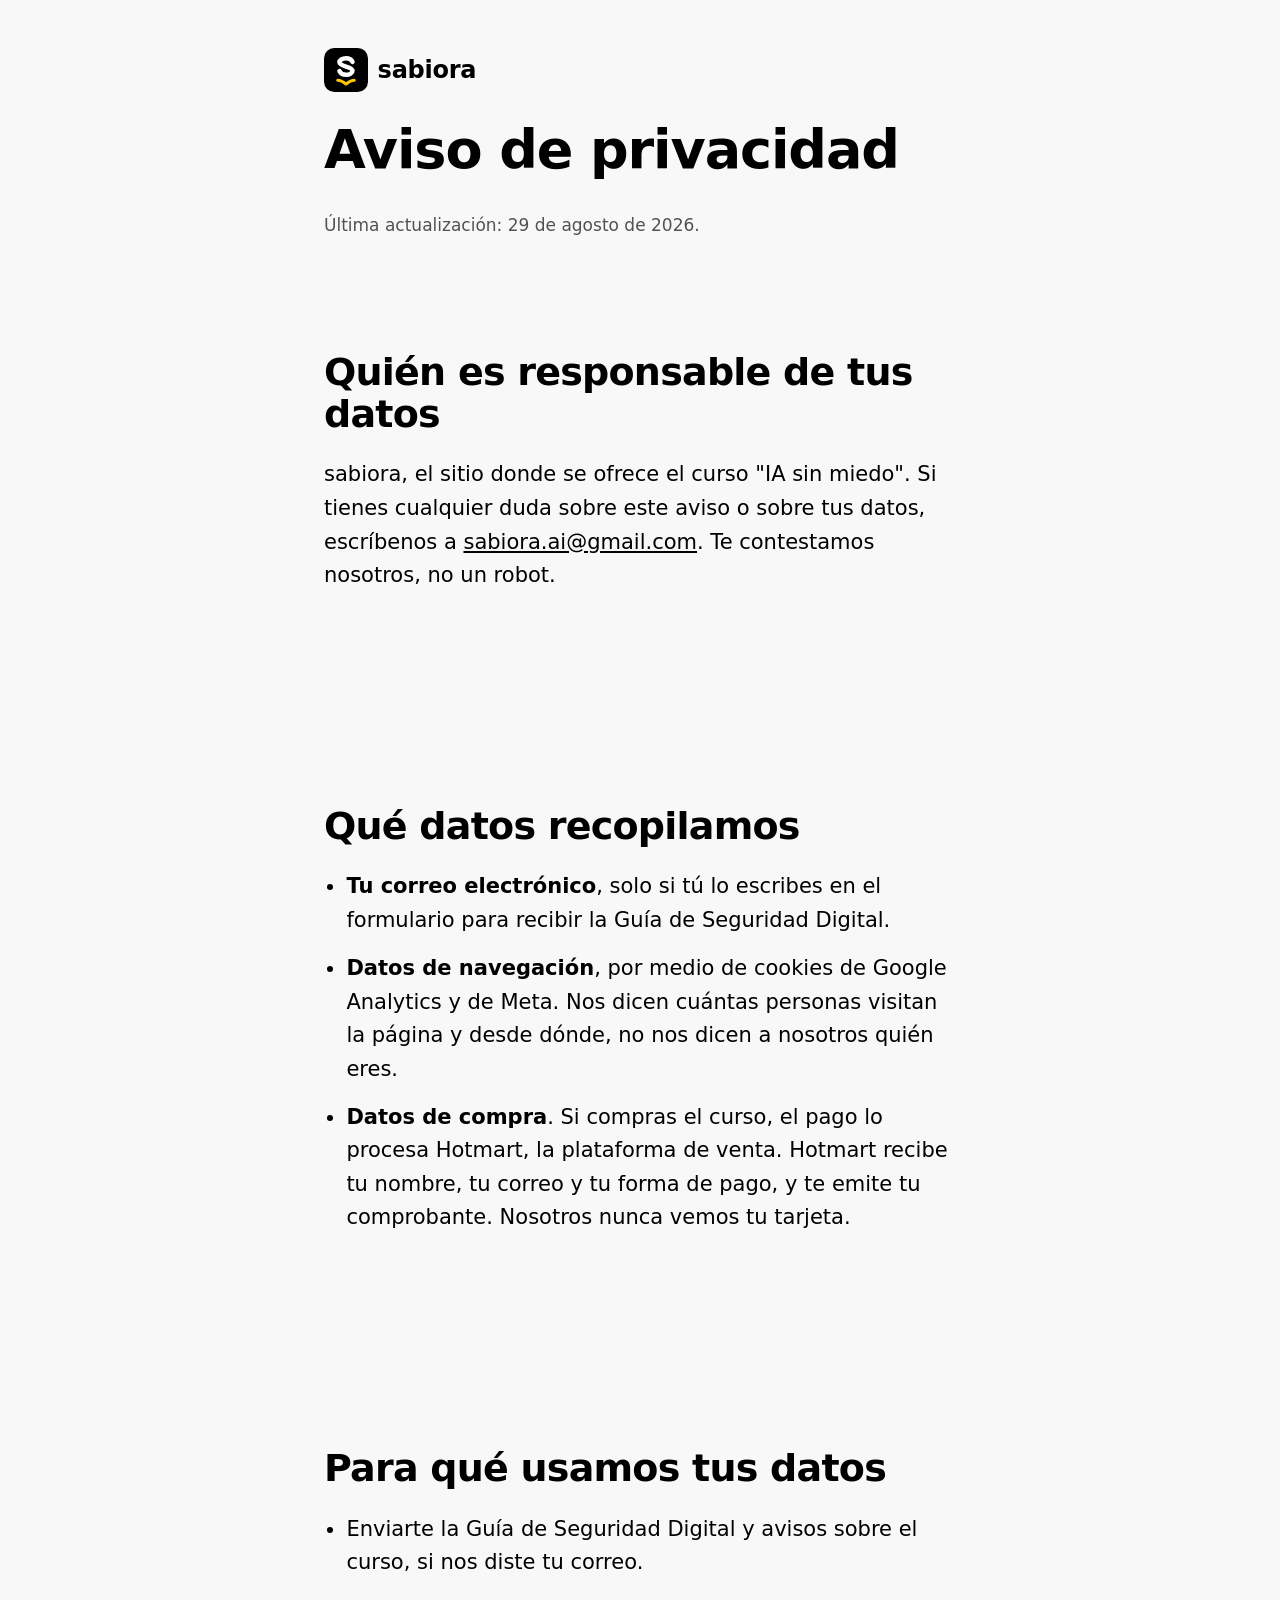
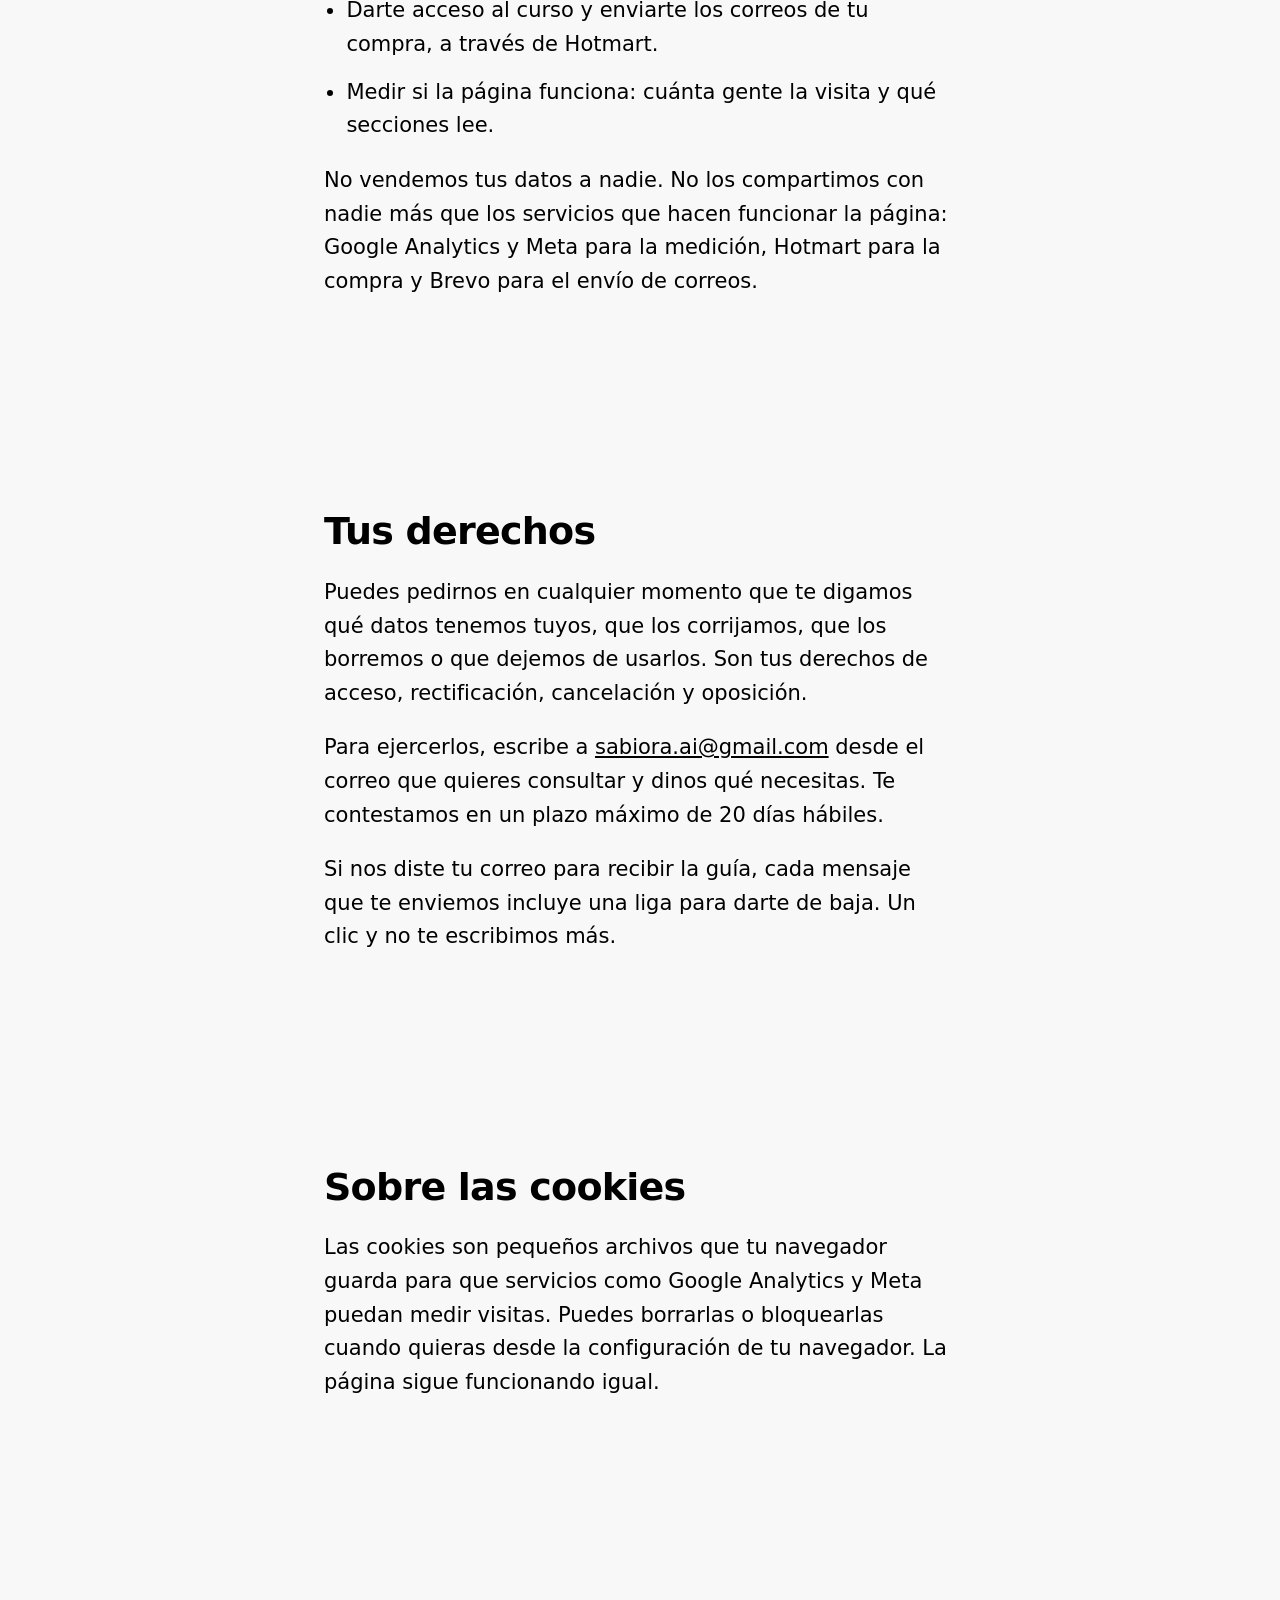
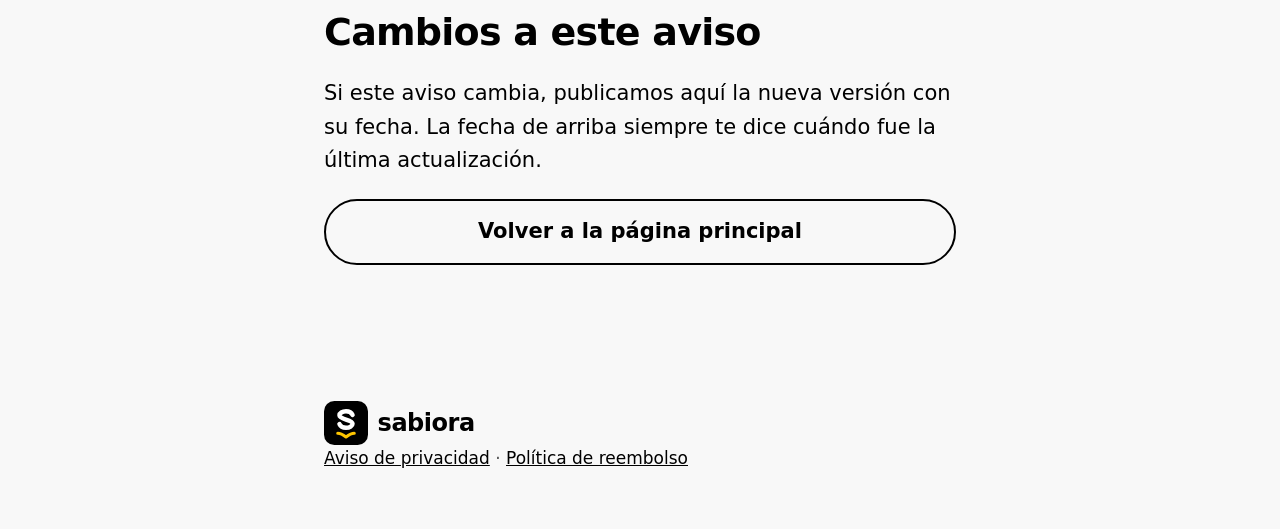
<file: privacidad.html>
<!DOCTYPE html>
<html lang="es-MX">
<head>
<meta charset="UTF-8">
<meta name="viewport" content="width=device-width, initial-scale=1">
<title>Aviso de privacidad | sabiora</title>
<meta name="description" content="Aviso de privacidad de sabiora.com: qué datos recopilamos, para qué los usamos y cómo ejercer tus derechos.">
<link rel="canonical" href="https://sabiora.com/privacidad.html">
<link rel="icon" href="/assets/favicon.svg">
<link rel="apple-touch-icon" href="/assets/apple-touch-icon.png">
<link rel="stylesheet" href="/sabiora-tokens.css">
<style>
  /* No sticky CTA on this page; drop the clearance the tokens add for it. */
  body { padding-bottom: 0; }
</style>
<!-- Deliberately no GA4 or Meta Pixel on this page: the privacy notice
     should not set the cookies it describes. -->
</head>

<body>

<header class="hero">
  <div class="wrap">
    <a class="brand" href="/" style="text-decoration:none">
      <img class="brand-mark" src="/assets/sabiora-mark.svg" alt="" width="44" height="44">
      <span>sabiora</span>
    </a>
    <h1>Aviso de privacidad</h1>
    <p class="btn-note" style="text-align:left">Última actualización: 29 de agosto de 2026.</p>
  </div>
</header>

<main>

<section>
  <div class="wrap">
    <h2>Quién es responsable de tus datos</h2>
    <p>sabiora, el sitio donde se ofrece el curso "IA sin miedo". Si tienes cualquier duda
      sobre este aviso o sobre tus datos, escríbenos a
      <a href="mailto:sabiora.ai@gmail.com">sabiora.ai@gmail.com</a>. Te contestamos nosotros,
      no un robot.</p>
  </div>
</section>

<section>
  <div class="wrap">
    <h2>Qué datos recopilamos</h2>
    <ul class="dots">
      <li><strong>Tu correo electrónico</strong>, solo si tú lo escribes en el formulario para
        recibir la Guía de Seguridad Digital.</li>
      <li><strong>Datos de navegación</strong>, por medio de cookies de Google Analytics y de
        Meta. Nos dicen cuántas personas visitan la página y desde dónde, no nos dicen a nosotros quién eres.</li>
      <li><strong>Datos de compra</strong>. Si compras el curso, el pago lo procesa Hotmart,
        la plataforma de venta. Hotmart recibe tu nombre, tu correo y tu forma de pago,
        y te emite tu comprobante. Nosotros nunca vemos tu tarjeta.</li>
    </ul>
  </div>
</section>

<section>
  <div class="wrap">
    <h2>Para qué usamos tus datos</h2>
    <ul class="dots">
      <li>Enviarte la Guía de Seguridad Digital y avisos sobre el curso, si nos diste tu correo.</li>
      <li>Darte acceso al curso y enviarte los correos de tu compra, a través de Hotmart.</li>
      <li>Medir si la página funciona: cuánta gente la visita y qué secciones lee.</li>
    </ul>
    <p>No vendemos tus datos a nadie. No los compartimos con nadie más que los servicios
      que hacen funcionar la página: Google Analytics y Meta para la medición, Hotmart para
      la compra y Brevo para el envío de correos.</p>
  </div>
</section>

<section>
  <div class="wrap">
    <h2>Tus derechos</h2>
    <p>Puedes pedirnos en cualquier momento que te digamos qué datos tenemos tuyos, que los
      corrijamos, que los borremos o que dejemos de usarlos. Son tus derechos de acceso,
      rectificación, cancelación y oposición.</p>
    <p>Para ejercerlos, escribe a <a href="mailto:sabiora.ai@gmail.com">sabiora.ai@gmail.com</a>
      desde el correo que quieres consultar y dinos qué necesitas. Te contestamos en un plazo
      máximo de 20 días hábiles.</p>
    <p>Si nos diste tu correo para recibir la guía, cada mensaje que te enviemos incluye una
      liga para darte de baja. Un clic y no te escribimos más.</p>
  </div>
</section>

<section>
  <div class="wrap">
    <h2>Sobre las cookies</h2>
    <p>Las cookies son pequeños archivos que tu navegador guarda para que servicios como
      Google Analytics y Meta puedan medir visitas. Puedes borrarlas o bloquearlas cuando
      quieras desde la configuración de tu navegador. La página sigue funcionando igual.</p>
  </div>
</section>

<section>
  <div class="wrap">
    <h2>Cambios a este aviso</h2>
    <p>Si este aviso cambia, publicamos aquí la nueva versión con su fecha. La fecha de
      arriba siempre te dice cuándo fue la última actualización.</p>
    <a class="btn btn--ghost" href="/">Volver a la página principal</a>
  </div>
</section>

</main>

<footer class="foot">
  <div class="wrap">
    <div class="foot-brand">
      <img class="brand-mark" src="/assets/sabiora-mark.svg" alt="" width="40" height="40">
      <h2>sabiora</h2>
    </div>
    <p><a href="/privacidad.html">Aviso de privacidad</a> · <a href="/reembolsos.html">Política de reembolso</a></p>
  </div>
</footer>

</body>
</html>
</file>
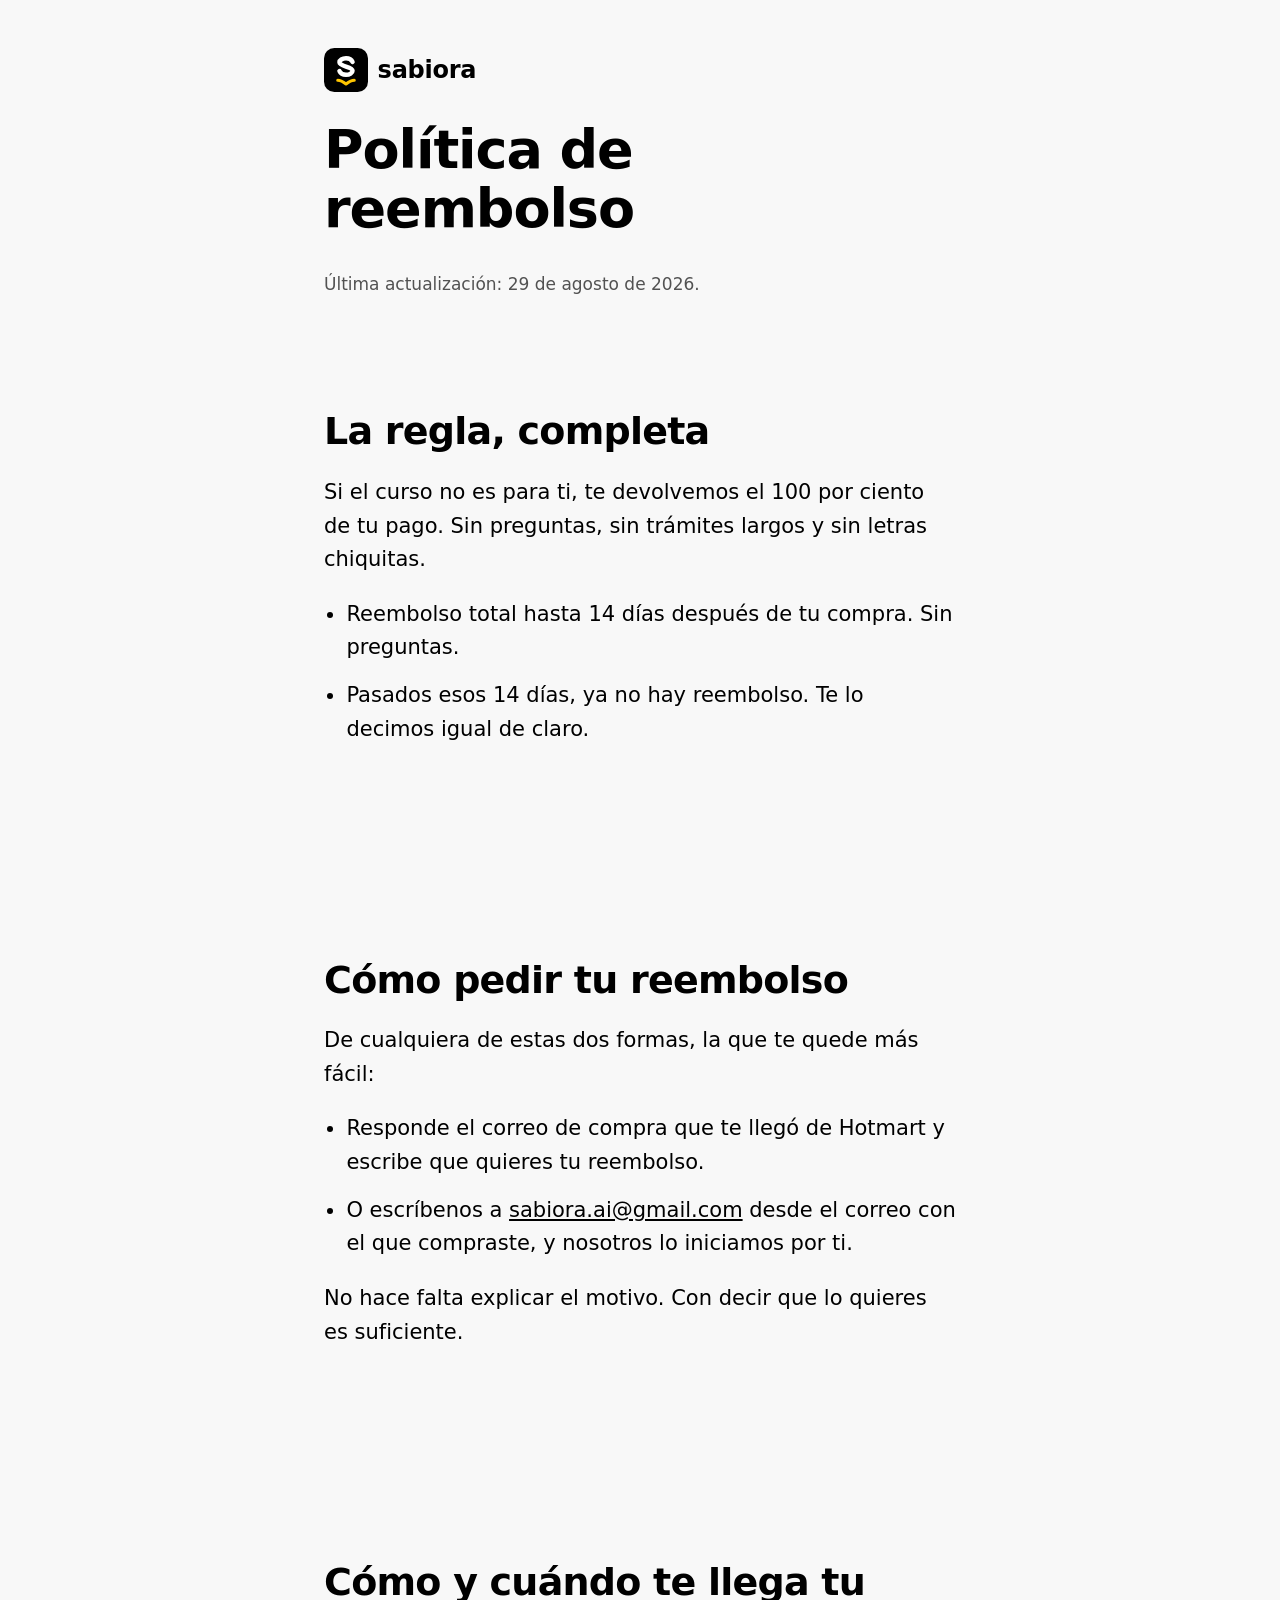
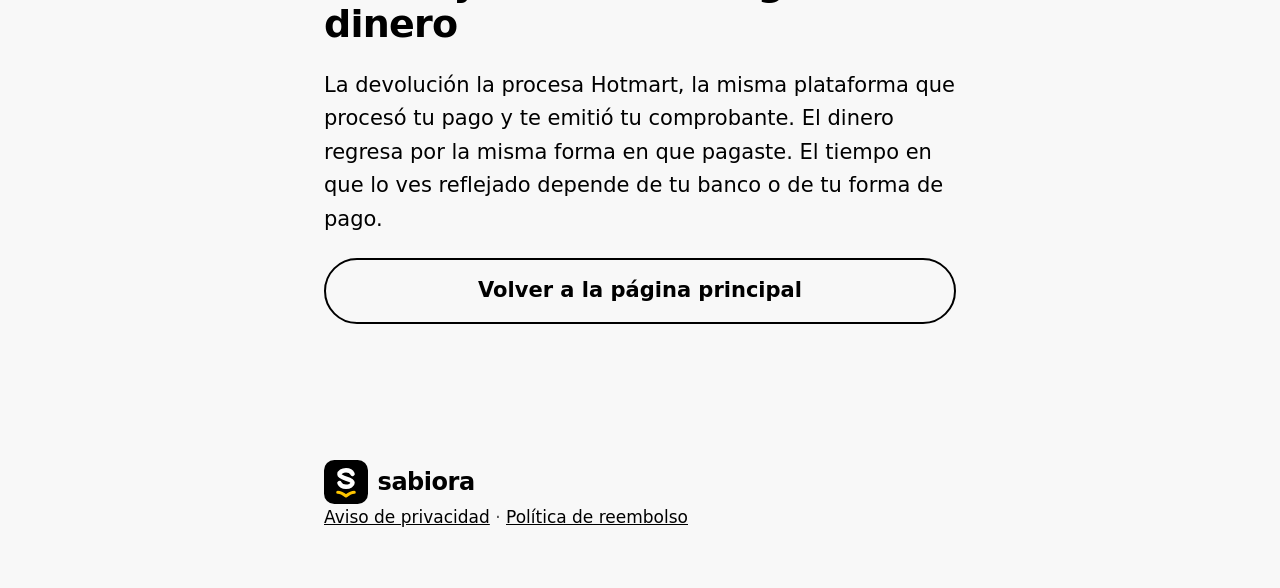
<file: reembolsos.html>
<!DOCTYPE html>
<html lang="es-MX">
<head>
<meta charset="UTF-8">
<meta name="viewport" content="width=device-width, initial-scale=1">
<title>Política de reembolso | sabiora</title>
<meta name="description" content="Política de reembolso del curso IA sin miedo: devolución total, sin preguntas, hasta 14 días después de tu compra.">
<link rel="canonical" href="https://sabiora.com/reembolsos.html">
<link rel="icon" href="/assets/favicon.svg">
<link rel="apple-touch-icon" href="/assets/apple-touch-icon.png">
<link rel="stylesheet" href="/sabiora-tokens.css">
<style>
  /* No sticky CTA on this page; drop the clearance the tokens add for it. */
  body { padding-bottom: 0; }
</style>
<!-- Deliberately no GA4 or Meta Pixel on this page, same rule as privacidad.html. -->
</head>

<body>

<header class="hero">
  <div class="wrap">
    <a class="brand" href="/" style="text-decoration:none">
      <img class="brand-mark" src="/assets/sabiora-mark.svg" alt="" width="44" height="44">
      <span>sabiora</span>
    </a>
    <h1>Política de reembolso</h1>
    <p class="btn-note" style="text-align:left">Última actualización: 29 de agosto de 2026.</p>
  </div>
</header>

<main>

<section>
  <div class="wrap">
    <h2>La regla, completa</h2>
    <p>Si el curso no es para ti, te devolvemos el 100 por ciento de tu pago. Sin preguntas,
      sin trámites largos y sin letras chiquitas.</p>
    <ul class="dots">
      <li>Reembolso total hasta 14 días después de tu compra. Sin preguntas.</li>
      <li>Pasados esos 14 días, ya no hay reembolso. Te lo decimos igual de claro.</li>
    </ul>
  </div>
</section>

<section>
  <div class="wrap">
    <h2>Cómo pedir tu reembolso</h2>
    <p>De cualquiera de estas dos formas, la que te quede más fácil:</p>
    <ul class="dots">
      <li>Responde el correo de compra que te llegó de Hotmart y escribe que quieres
        tu reembolso.</li>
      <li>O escríbenos a <a href="mailto:sabiora.ai@gmail.com">sabiora.ai@gmail.com</a> desde
        el correo con el que compraste, y nosotros lo iniciamos por ti.</li>
    </ul>
    <p>No hace falta explicar el motivo. Con decir que lo quieres es suficiente.</p>
  </div>
</section>

<section>
  <div class="wrap">
    <h2>Cómo y cuándo te llega tu dinero</h2>
    <p>La devolución la procesa Hotmart, la misma plataforma que procesó tu pago y te emitió
      tu comprobante. El dinero regresa por la misma forma en que pagaste. El tiempo en que
      lo ves reflejado depende de tu banco o de tu forma de pago.</p>
    <a class="btn btn--ghost" href="/">Volver a la página principal</a>
  </div>
</section>

</main>

<footer class="foot">
  <div class="wrap">
    <div class="foot-brand">
      <img class="brand-mark" src="/assets/sabiora-mark.svg" alt="" width="40" height="40">
      <h2>sabiora</h2>
    </div>
    <p><a href="/privacidad.html">Aviso de privacidad</a> · <a href="/reembolsos.html">Política de reembolso</a></p>
  </div>
</footer>

</body>
</html>
</file>
<file: sabiora-tokens.css>
/* ==========================================================================
   Sabiora Design System — v2, Memorisely-derived
   Reusable token + component layer for every Sabiora page.
   Source of every value: SABIORA_DesignSystem-Memorisely_20260824_v1.md
   (20-COURSES/1-IN/00-SOURCES/). Restyled from Warm & Wise v1 on 2026-08-24,
   the day Roberto reversed the Course 55 freeze: one system everywhere.

   The 55+ floors OVERRIDE the source system and must never regress:
   body 20px (floor is 18px on phone), tap targets 56px, nothing hidden,
   phone-first at 390px. The spec's iteration guide agrees: on any conflict
   with an audience's accessibility floor, the floor wins.

   CONTRAST (computed against the named background, do not regress)
   --ink    on --canvas  19.8:1   body, headings. AAA
   --ink    on --sand    15.2:1   text on wash bands. AAA
   --ink    on --accent-amber 13.2:1  chip labels, mark text. AAA
   --muted  on --canvas   7.4:1   secondary copy. AAA
   --muted  on --card     7.8:1   card meta. AAA
   --on-ink on --ink     21.0:1   button labels. AAA
   --border-strong on --card 5.3:1  form-control edges. Non-text, needs 3:1
   NOTE: --muted is #525252, darker than the spec's #6b6b6b (5.1:1, AA only),
   because this audience gets AAA body text. That is the floor clause, used.
   ========================================================================== */

:root {
  /* ---- Color (spec frontmatter, sampled unless noted) ---- */
  --canvas:       #f8f8f8;  /* the ground. Every band sits on it */
  --card:         #ffffff;  /* the working surface */
  --sand:         #e0dbcf;  /* wash bands: the offer, the closing CTA */

  --ink:          #000000;  /* text AND the only action color */
  --on-ink:       #ffffff;  /* text on ink surfaces */
  --ink-soft:     #262626;  /* derived: button hover, one step off black */
  --muted:        #525252;  /* derived for AAA, see header note */

  --hairline:     #e8e8e8;  /* card borders, decorative only */
  --border-strong:#6b6b6b;  /* form-control edges, 5.3:1 on card */

  /* The closed six. Marks and chips ONLY: never a surface, a button,
     or running text. One accent per element. The list does not grow. */
  --accent-amber:  #fec500;
  --accent-purple: #9556fa;
  --accent-blue:   #6597f9;
  --accent-green:  #50bb82;
  --accent-coral:  #dd6b63;
  --accent-teal:   #81d8d0;

  /* ---- Type ---- */
  /* One grotesque stack, weight does the differentiating. Inter Tight is an
     approximation per the spec's Known Gaps; system-ui is the working
     fallback so the page stays dependency-free (no webfont, no CDN). */
  --sans: 'Inter Tight', 'Inter', system-ui, -apple-system, "Segoe UI",
          Roboto, "Helvetica Neue", Arial, sans-serif;

  --fs-base:   1.25rem;   /* 20px body — kept from v1, above the 18px floor */
  --fs-sm:     1.0625rem; /* 17px fine print */
  --fs-lg:     1.4375rem; /* 23px lead paragraphs */
  --fs-h3:     1.5rem;
  --fs-h2:     2rem;
  --fs-h1:     2.5rem;    /* 40px at 390px; fluid up toward the spec's 52-56 */
  --lh-body:   1.6;
  --lh-tight:  1.1;

  /* ---- Space & shape ---- */
  --space:     1.25rem;
  --gap:       3.5rem;    /* band rhythm at phone width; ~7rem wide */
  --r-sm:      8px;
  --r-md:      12px;
  --r-xl:      24px;      /* cards and panels */
  --r-pill:    9999px;    /* every button */
  --maxw:      42rem;     /* ~660px reading column */
  --tap:       56px;      /* min tap target, 55+ floor */
  --shadow:    0 2px 12px rgba(0, 0, 0, .06);  /* ONE soft shadow, or a
                                                  hairline. Never both. */
}

/* ---- Fluid sizes on wider screens ---- */
@media (min-width: 40rem) {
  :root { --fs-h1: 3.375rem; --fs-h2: 2.375rem; --fs-base: 1.3125rem;
          --gap: 6rem; }
}

/* ==========================================================================
   Base
   ========================================================================== */
* { box-sizing: border-box; }

html { -webkit-text-size-adjust: 100%; }

body {
  margin: 0;
  background: var(--canvas);
  color: var(--ink);
  font-family: var(--sans);
  font-size: var(--fs-base);
  line-height: var(--lh-body);
  -webkit-font-smoothing: antialiased;
}

h1, h2, h3 {
  font-family: var(--sans);
  font-weight: 700;
  line-height: var(--lh-tight);
  color: var(--ink);
  margin: 0 0 .6em;
  letter-spacing: -.02em;
}
h1 { font-size: var(--fs-h1); }
h2 { font-size: var(--fs-h2); }
h3 { font-size: var(--fs-h3); letter-spacing: -.01em; }

p { margin: 0 0 1em; }
strong { color: var(--ink); }

a { color: var(--ink); }

/* Visible focus for keyboard users everywhere */
a:focus-visible,
button:focus-visible,
input:focus-visible,
.btn:focus-visible {
  outline: 3px solid var(--ink);
  outline-offset: 3px;
  border-radius: var(--r-sm);
}

/* ==========================================================================
   Layout — bands separate by whitespace and background shifts. NO rules.
   ========================================================================== */
.wrap { width: 100%; max-width: var(--maxw); margin-inline: auto; padding-inline: 1.25rem; }

section { padding-block: var(--gap); }

/* Wash band: --sand ground, used exactly twice per page like the source
   (the offer panel and the closing CTA). Ink text on it reads 15.2:1. */
.band-sand { background: var(--sand); }

.lead { font-size: var(--fs-lg); color: var(--ink); }

/* ==========================================================================
   Highlight mark — the system's signature. A highlighter swash behind one
   or two headline words. Accent as a MARK, never as a surface or text.
   ========================================================================== */
.mark {
  background: linear-gradient(transparent 52%, var(--accent-amber) 52%, var(--accent-amber) 96%, transparent 96%);
  padding-inline: .08em;
}

/* ==========================================================================
   Buttons — ink pills, the single action pattern
   ========================================================================== */
.btn {
  display: flex;
  align-items: center;
  justify-content: center;
  min-height: var(--tap);
  padding: .9rem 2rem;
  background: var(--ink);
  color: var(--on-ink);
  font-family: var(--sans);
  font-size: 1.3125rem;
  font-weight: 600;
  text-decoration: none;
  text-align: center;
  border: none;
  border-radius: var(--r-pill);
  cursor: pointer;
  transition: background-color .15s ease, transform .15s ease;
}
.btn:hover  { background: var(--ink-soft); }
.btn:active { transform: translateY(1px); }

.btn--ghost {
  background: transparent;
  color: var(--ink);
  border: 2px solid var(--ink);
}
.btn--ghost:hover { background: var(--card); }

.btn-note { font-size: var(--fs-sm); color: var(--muted); margin-top: .75rem; text-align: center; }

/* ==========================================================================
   Chips — small accent labels, ink text, pill shape. One accent per element.
   ========================================================================== */
.badge {
  display: inline-block;
  background: var(--accent-amber);
  color: var(--ink);
  font-size: var(--fs-sm);
  font-weight: 600;
  padding: .35rem 1rem;
  border-radius: var(--r-pill);
  margin-bottom: 1.25rem;
}

/* ==========================================================================
   Lists with check marks
   ========================================================================== */
.checks { list-style: none; margin: 0; padding: 0; }
.checks li {
  position: relative;
  padding-left: 2.25rem;
  margin-bottom: 1rem;
}
.checks li::before {
  content: "";
  position: absolute;
  left: 0; top: .15em;
  width: 1.5rem; height: 1.5rem;
  background: var(--ink);
  border-radius: 50%;
  /* white check drawn with a mask so no images are needed */
  -webkit-mask: url("data:image/svg+xml,%3Csvg xmlns='http://www.w3.org/2000/svg' viewBox='0 0 24 24'%3E%3Cpath fill='%23fff' d='M9.6 16.2 5.4 12l-1.4 1.4 5.6 5.6L20.4 8.2 19 6.8z'/%3E%3C/svg%3E") center / 78% no-repeat;
          mask: url("data:image/svg+xml,%3Csvg xmlns='http://www.w3.org/2000/svg' viewBox='0 0 24 24'%3E%3Cpath fill='%23fff' d='M9.6 16.2 5.4 12l-1.4 1.4 5.6 5.6L20.4 8.2 19 6.8z'/%3E%3C/svg%3E") center / 78% no-repeat;
}

/* plain bullet list (pain block, footer disclaimers) */
.dots { padding-left: 1.4rem; }
.dots li { margin-bottom: .9rem; }

/* ==========================================================================
   Cards, callouts, modules — card = hairline OR shadow, never both
   ========================================================================== */
.card {
  background: var(--card);
  border: 1px solid var(--hairline);
  border-radius: var(--r-xl);
  padding: 1.6rem 1.5rem;
}

.modules { list-style: none; margin: 0; padding: 0; display: grid; gap: 1.1rem; }
.modules .num {
  display: inline-flex; align-items: center; justify-content: center;
  width: 2.4rem; height: 2.4rem; flex: none;
  background: var(--ink); color: var(--on-ink);
  font-family: var(--sans); font-size: 1.25rem; font-weight: 700;
  border-radius: 50%;
}
.modules li {
  display: flex; gap: 1rem; align-items: flex-start;
  background: var(--card);
  border: 1px solid var(--hairline);
  border-radius: var(--r-xl);
  padding: 1.4rem 1.4rem;
}
.modules h3 { margin: .1rem 0 .35rem; }
.modules p  { margin: 0; color: var(--muted); }

/* Safety callout: a lifted white card. The old ochre wash retired with v1;
   emphasis now comes from the card lift and the copy, not a warning color. */
.callout {
  background: var(--card);
  border: 1px solid var(--hairline);
  border-radius: var(--r-xl);
  padding: 1.5rem 1.5rem;
}
.callout p:last-child { margin-bottom: 0; }

.gift {
  background: var(--card);
  border: 1px solid var(--hairline);
  border-radius: var(--r-xl);
  padding: 1.6rem 1.5rem;
}

/* ==========================================================================
   FAQ (always visible, no accordion — the 55+ "nothing hidden" floor)
   ========================================================================== */
.faq dt { font-weight: 700; color: var(--ink); margin-top: 1.4rem; }
.faq dt:first-child { margin-top: 0; }
.faq dd { margin: .35rem 0 0; color: var(--muted); }

/* ==========================================================================
   Email capture form
   ========================================================================== */
.capture { display: grid; gap: .9rem; }
.capture label { font-weight: 700; }
.capture input[type="email"] {
  min-height: var(--tap);
  padding: .8rem 1.1rem;
  font-size: 1.25rem;
  font-family: var(--sans);
  color: var(--ink);
  background: var(--card);
  border: 2px solid var(--border-strong);
  border-radius: var(--r-md);
}
.capture input[type="email"]::placeholder { color: var(--muted); opacity: 1; }
.capture input[type="email"]:focus { border-color: var(--ink); }
/* Consent checkbox, added 2026-09-03 (Brevo AUP section C). */
.capture .consent { display: flex; gap: .6rem; align-items: flex-start; font-weight: 400; font-size: var(--fs-sm); color: var(--ink); cursor: pointer; }
.capture .consent input { width: 1.25rem; height: 1.25rem; margin: .15rem 0 0; flex: 0 0 auto; accent-color: var(--ink); }
.capture .consent a { color: var(--ink); }

/* ==========================================================================
   Hero, price, founder
   ========================================================================== */
.hero { padding-top: 3rem; }
.brand {
  display: flex; align-items: center; gap: .6rem;
  font-family: var(--sans); font-size: 1.5rem; font-weight: 700;
  color: var(--ink); letter-spacing: -.01em; margin-bottom: 1.75rem;
}
.brand-mark { display: block; width: 44px; height: 44px; }
.price { font-weight: 700; color: var(--ink); }

/* Founder photo placeholder */
.founder {
  width: 128px; height: 128px; border-radius: 50%;
  background: var(--card);
  display: flex; align-items: center; justify-content: center;
  color: var(--ink); font-family: var(--sans); font-size: 2.5rem; font-weight: 700;
  margin-bottom: 1.25rem; border: 1px solid var(--hairline);
}

/* ==========================================================================
   Sticky mobile CTA bar
   ========================================================================== */
.sticky-cta {
  position: fixed; left: 0; right: 0; bottom: 0; z-index: 40;
  display: flex; align-items: center; gap: 1rem;
  padding: .7rem 1rem;
  background: rgba(248, 248, 248, .96);
  border-top: 1px solid var(--hairline);
  box-shadow: 0 -2px 12px rgba(0, 0, 0, .07);
}
.sticky-cta .price { font-size: var(--fs-sm); line-height: 1.25; }
.sticky-cta .btn { flex: 1; min-height: var(--tap); font-size: 1.1875rem; padding: .7rem 1rem; }
@media (min-width: 46rem) { .sticky-cta { display: none; } }
body { padding-bottom: 5.5rem; }
@media (min-width: 46rem) { body { padding-bottom: 0; } }

/* ==========================================================================
   Footer — sits on the canvas like every other band, muted, quiet
   ========================================================================== */
.foot { background: var(--canvas); }
.foot .wrap { padding-block: 2.5rem; }
.foot-brand { display: flex; align-items: center; gap: .6rem; }
.foot-brand h2 { margin: 0; font-size: var(--fs-h3); }
.foot p, .foot li { color: var(--muted); font-size: var(--fs-sm); }
.foot a { color: var(--ink); }

/* ==========================================================================
   Motion
   ========================================================================== */
@media (prefers-reduced-motion: reduce) {
  * { animation: none !important; transition: none !important; scroll-behavior: auto !important; }
}
</file>
